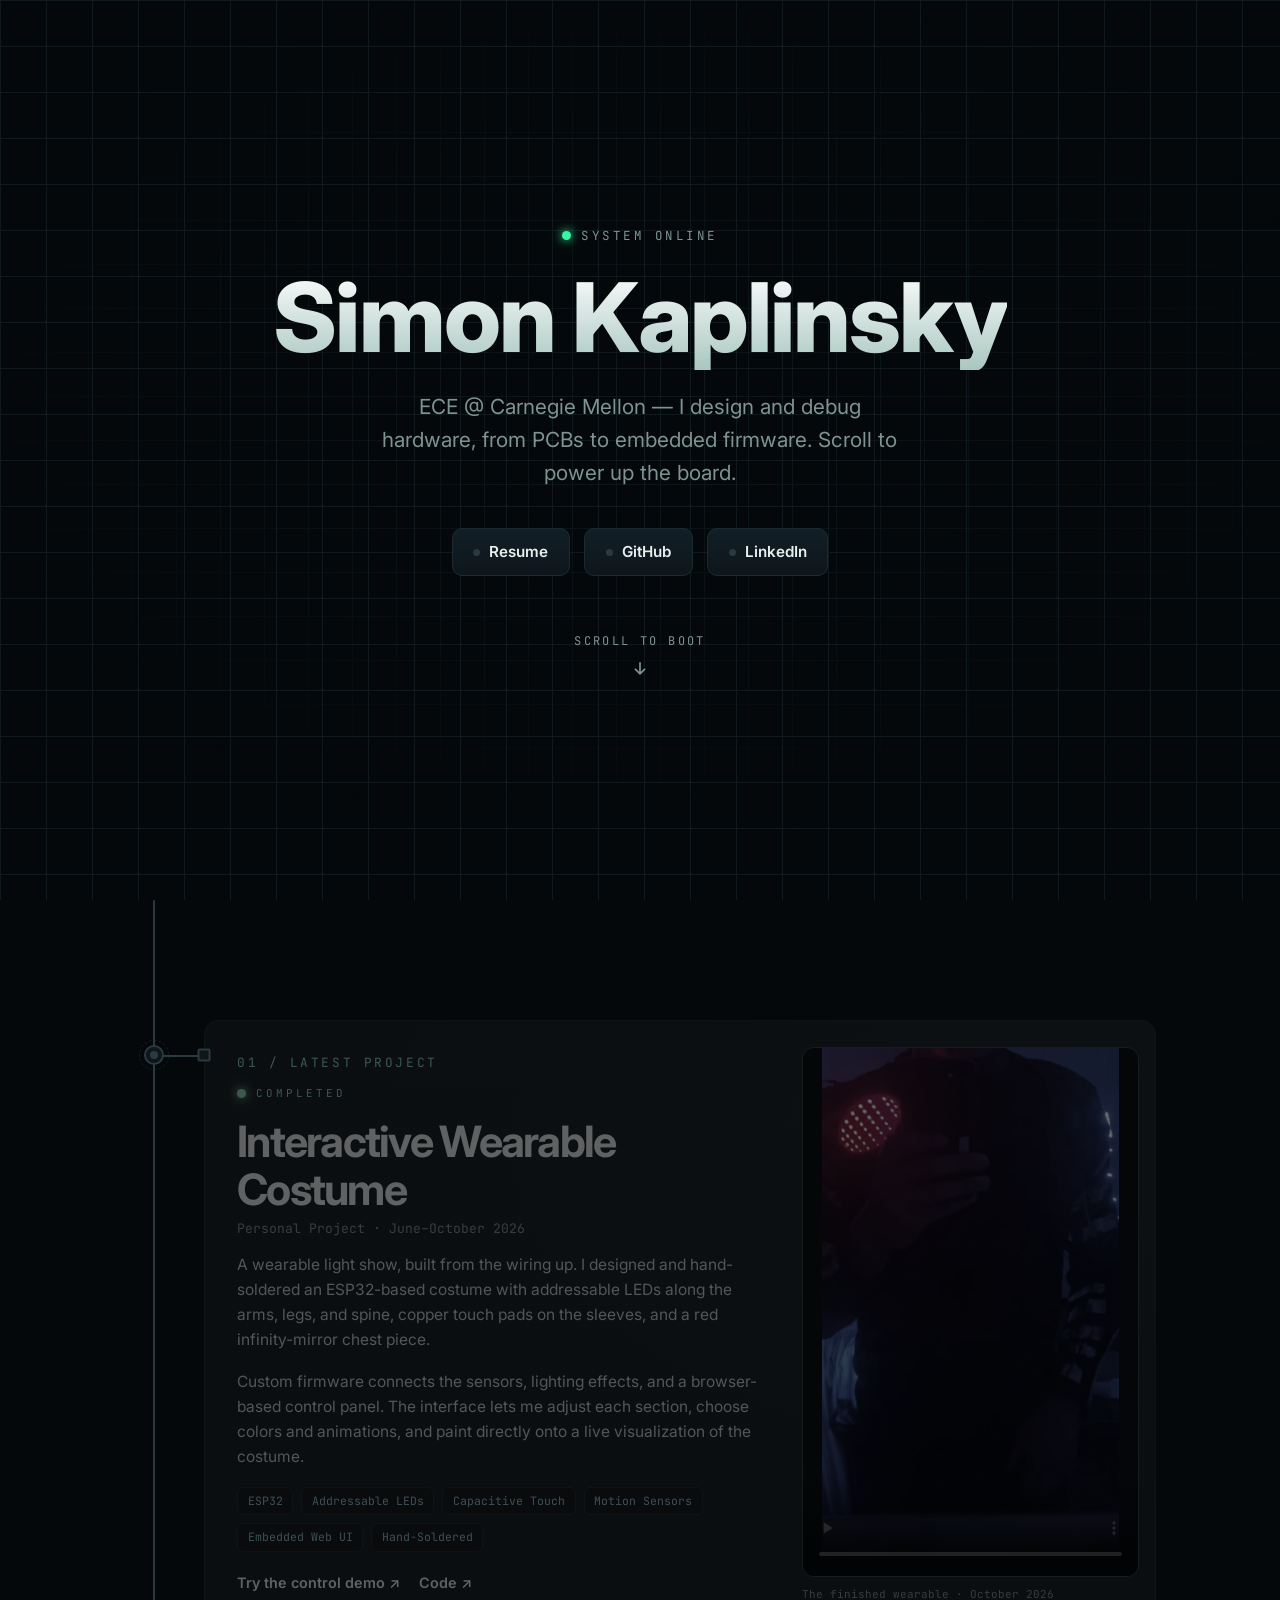
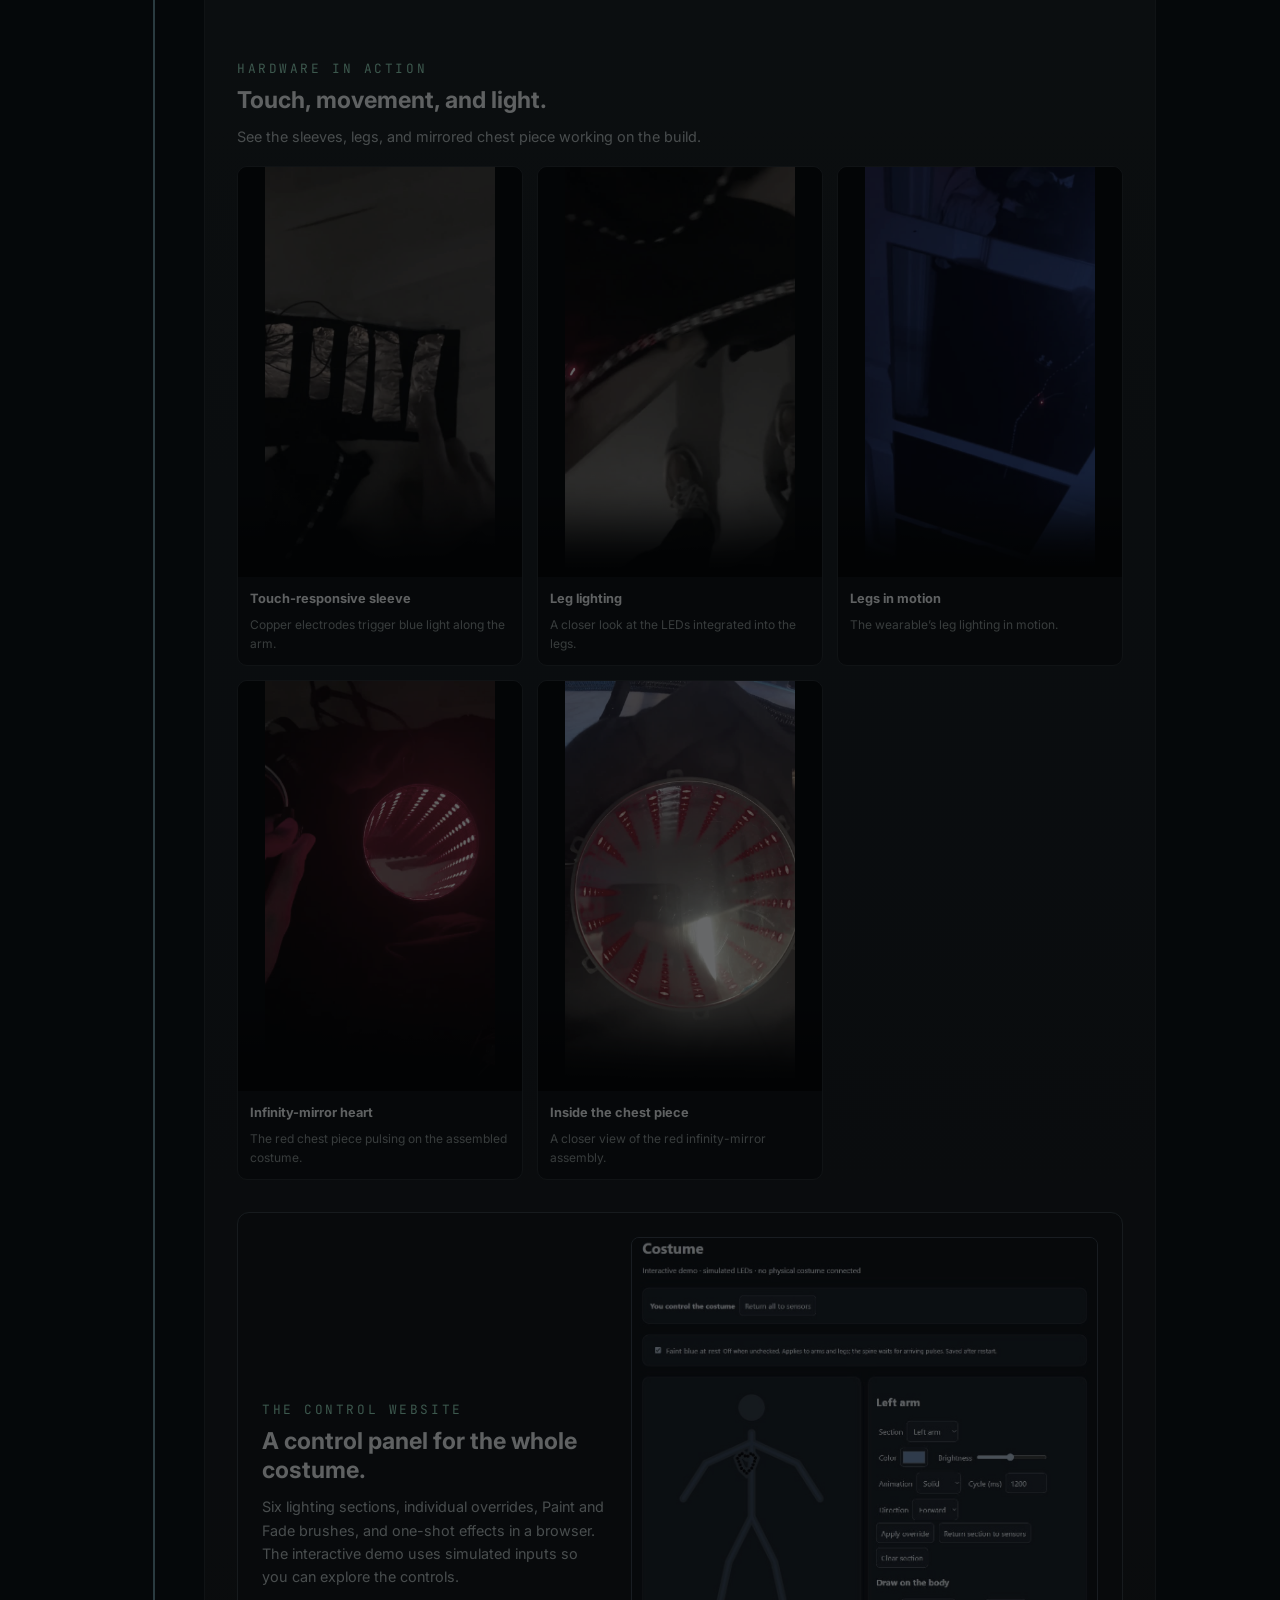
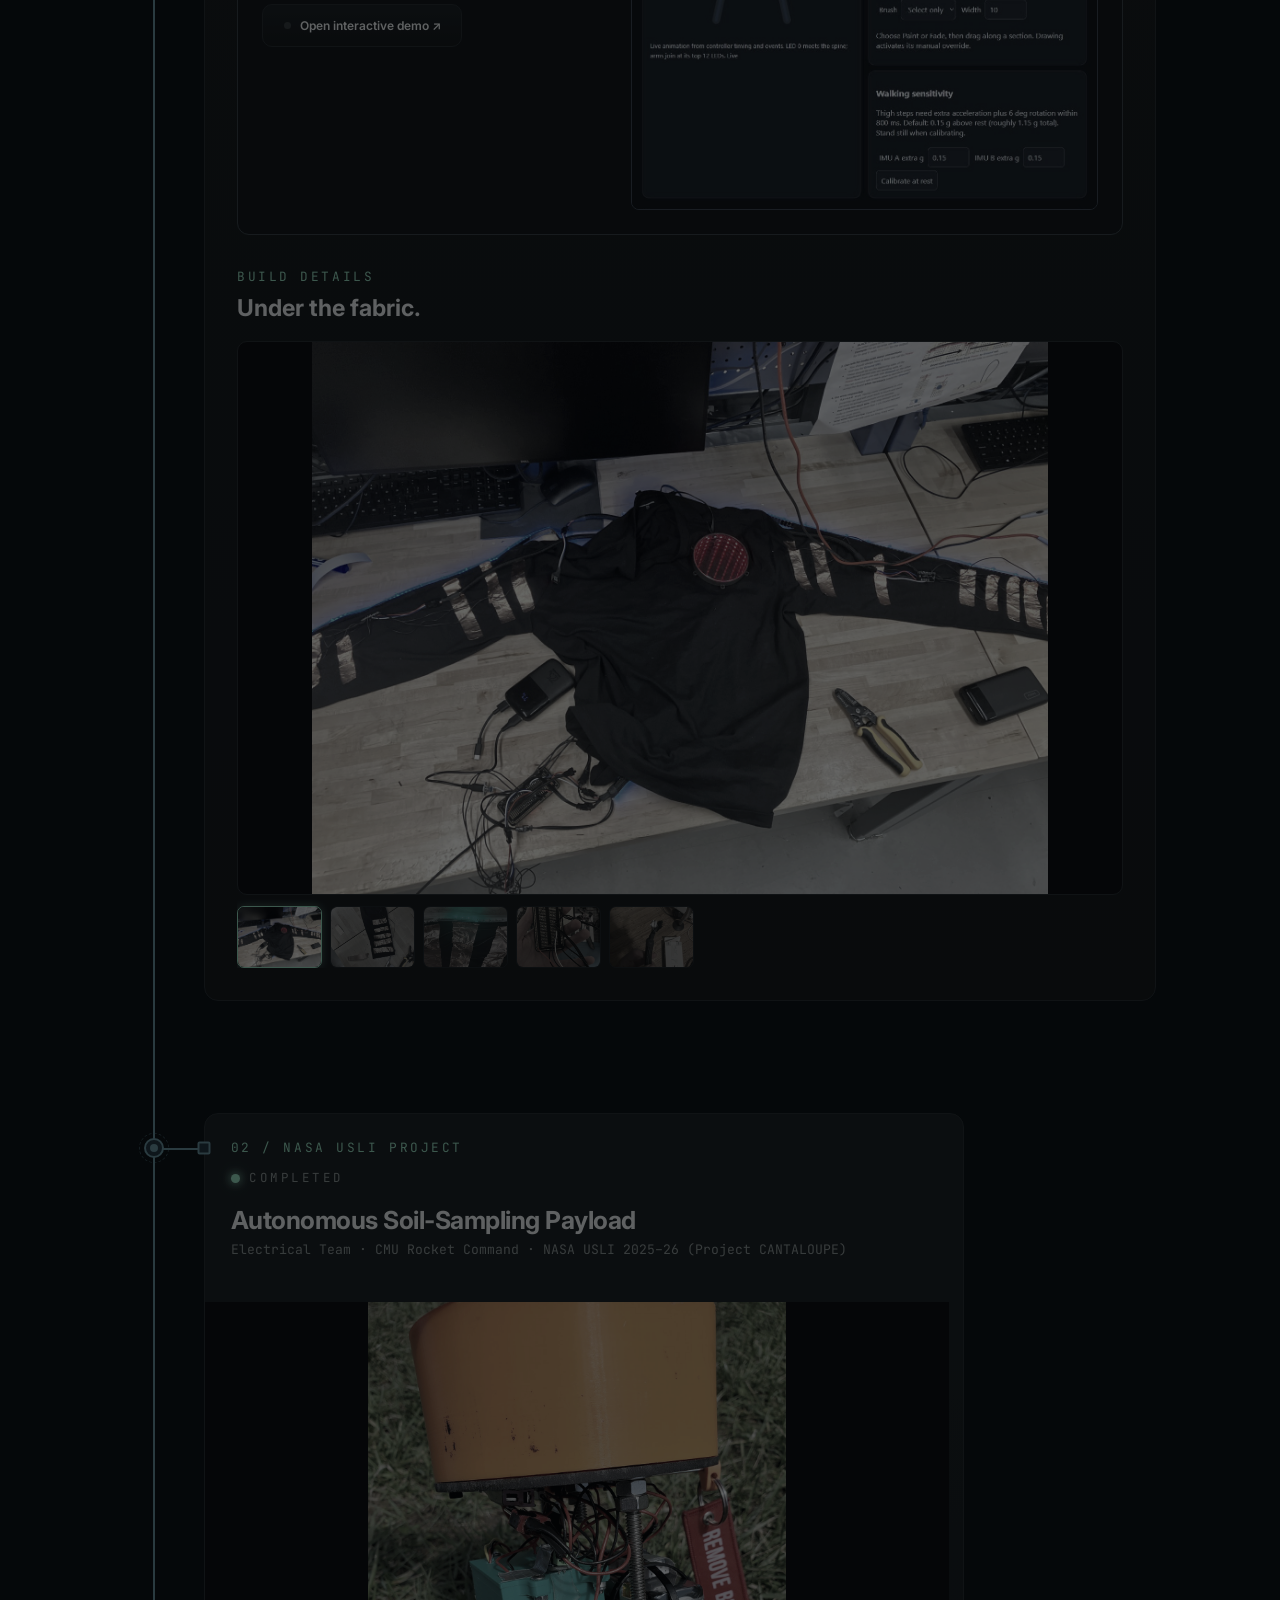
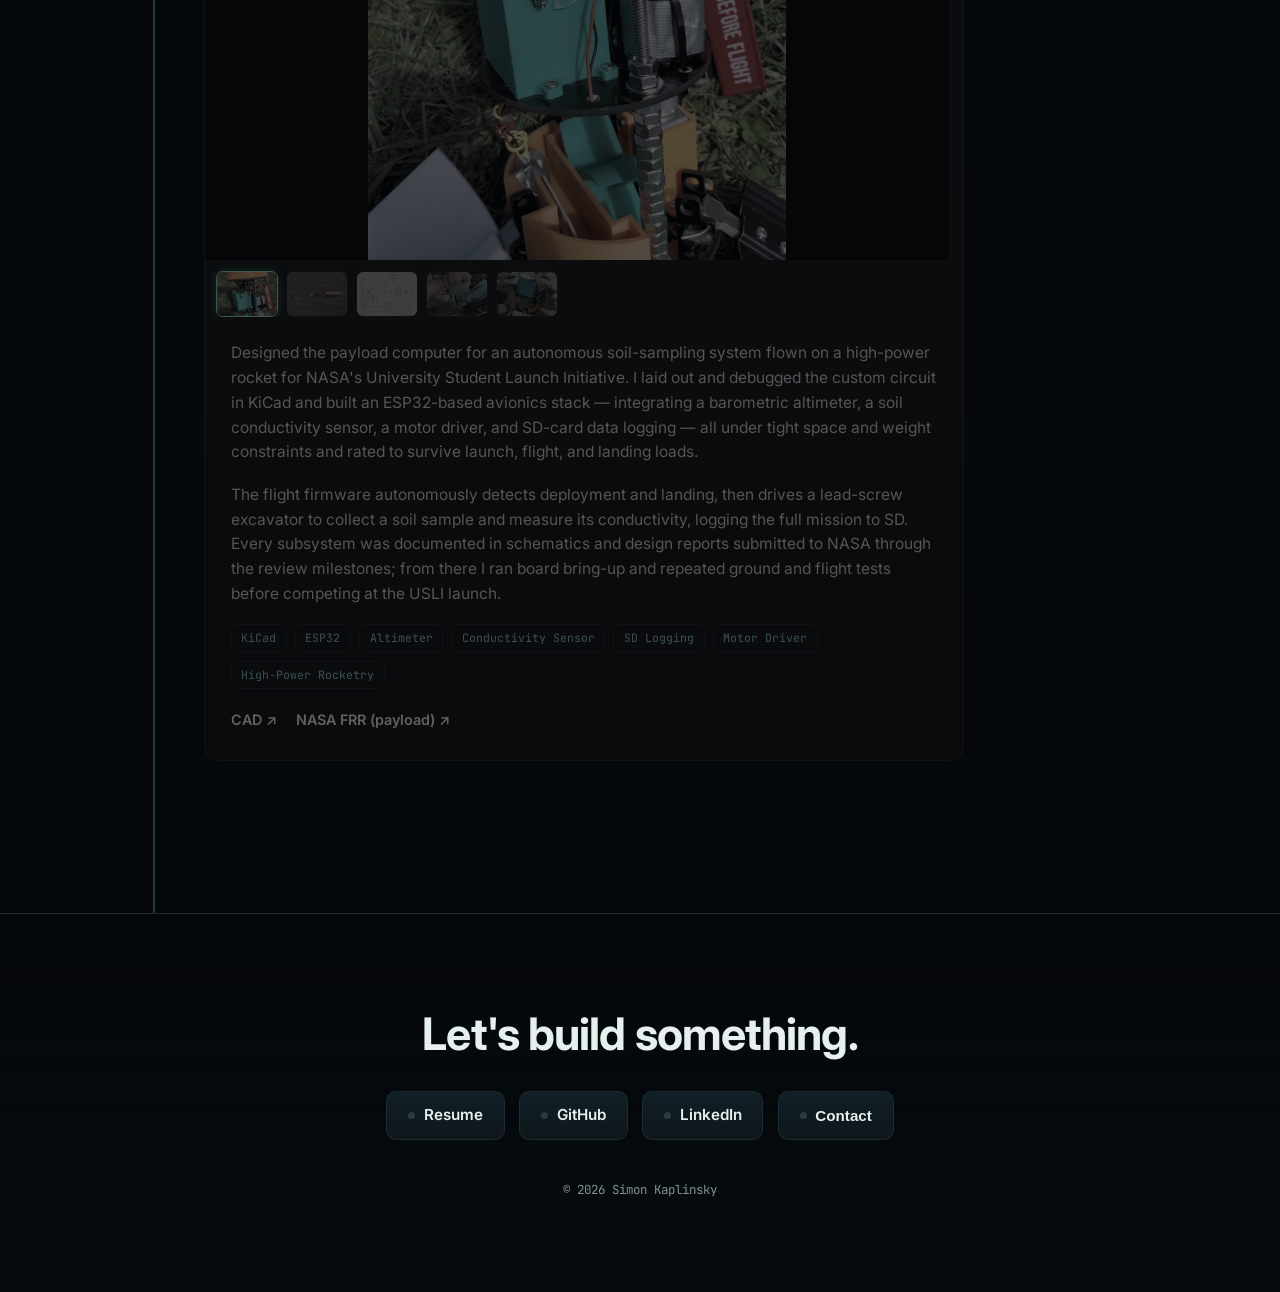
<file: index.html>
<!DOCTYPE html>
<html lang="en">
<head>
  <meta charset="UTF-8" />
  <meta name="viewport" content="width=device-width, initial-scale=1.0" />
  <title>Simon Kaplinsky — Projects</title>
  <meta name="description" content="Simon Kaplinsky — ECE @ Carnegie Mellon. Hardware, PCB, and embedded projects on a living circuit board." />
  <link rel="preconnect" href="https://fonts.googleapis.com" />
  <link rel="preconnect" href="https://fonts.gstatic.com" crossorigin />
  <link href="https://fonts.googleapis.com/css2?family=JetBrains+Mono:wght@400;600;700&family=Inter:wght@400;500;600;700;800&display=swap" rel="stylesheet" />
  <link rel="stylesheet" href="css/styles.css?v=13" />
</head>
<body>
  <!-- PCB-style background: fine grid + via dots, fixed behind all content -->
  <div class="pcb-bg" aria-hidden="true"></div>

  <!-- Scroll progress LED bar -->
  <div class="progress" aria-hidden="true"><span></span></div>

  <!-- ================= HERO ================= -->
  <header class="hero" id="top">
    <div class="hero-grid" aria-hidden="true"></div>
    <div class="hero-inner">
      <p class="kicker"><span class="led"></span> SYSTEM ONLINE</p>
      <h1>Simon Kaplinsky</h1>
      <p class="tagline">ECE @ Carnegie Mellon — I design and debug hardware, from PCBs to embedded firmware. Scroll to power up the board.</p>

      <nav class="links" aria-label="Primary links">
        <a class="chip-link" href="assets/resume.pdf" target="_blank" rel="noopener">
          <span class="dot"></span> Resume
        </a>
        <a class="chip-link" href="https://github.com/omnath132" target="_blank" rel="noopener">
          <span class="dot"></span> GitHub
        </a>
        <a class="chip-link" href="https://www.linkedin.com/in/simon-kaplinsky/" target="_blank" rel="noopener">
          <span class="dot"></span> LinkedIn
        </a>
      </nav>

      <a class="scroll-cue" href="#projects">
        <span>scroll to boot</span>
        <svg width="20" height="20" viewBox="0 0 24 24" fill="none" stroke="currentColor" stroke-width="2"><path d="M12 5v14M6 13l6 6 6-6"/></svg>
      </a>
    </div>
  </header>

  <!-- ================= PROJECTS ================= -->
  <main id="projects">

    <!-- power rail: spans only the projects, so it never crosses the hero or footer text -->
    <div class="rail-line" aria-hidden="true"><span class="rail-fill"></span></div>

    <!-- ---------- PROJECT (duplicate a block like this to add more) ---------- -->
    <section class="project costume-project" id="costume" data-side="left">
      <div class="node" aria-hidden="true"><span class="node-led"></span></div>
      <article class="card">
        <div class="costume-lead">
          <div class="card-body">
            <p class="card-index">01 / LATEST PROJECT</p>
            <p class="kicker"><span class="led"></span> COMPLETED</p>
            <h2>Interactive Wearable Costume</h2>
            <p class="card-role">Personal Project · June&ndash;October 2026</p>
            <p class="card-desc">A wearable light show, built from the wiring up. I designed and hand-soldered an ESP32-based costume with addressable LEDs along the arms, legs, and spine, copper touch pads on the sleeves, and a red infinity-mirror chest piece.</p>
            <p class="card-desc">Custom firmware connects the sensors, lighting effects, and a browser-based control panel. The interface lets me adjust each section, choose colors and animations, and paint directly onto a live visualization of the costume.</p>
            <ul class="tags"><li>ESP32</li><li>Addressable LEDs</li><li>Capacitive Touch</li><li>Motion Sensors</li><li>Embedded Web UI</li><li>Hand-Soldered</li></ul>
            <div class="card-links"><a href="costume-control.html">Try the control demo ↗</a><a href="https://github.com/omnath132/interactive-wearable-costume" target="_blank" rel="noopener">Code ↗</a></div>
          </div>
          <figure class="finished-video"><video controls playsinline loop preload="metadata" poster="assets/costume-finished.jpg"><source src="assets/costume-finished.mp4" type="video/mp4" /></video><figcaption>The finished wearable · October 2026</figcaption></figure>
        </div>
        <div class="costume-detail">
          <div class="showcase-heading"><p class="card-index">HARDWARE IN ACTION</p><h3>Touch, movement, and light.</h3><p>See the sleeves, legs, and mirrored chest piece working on the build.</p></div>
          <div class="costume-clips"><figure><video controls playsinline preload="none" poster="assets/costume-touch-demo.jpg"><source src="assets/costume-touch-demo.mp4" type="video/mp4" /></video><figcaption><strong>Touch-responsive sleeve</strong><span>Copper electrodes trigger blue light along the arm.</span></figcaption></figure><figure><video controls playsinline preload="none" poster="assets/costume-leg-demo.jpg"><source src="assets/costume-leg-demo.mp4" type="video/mp4" /></video><figcaption><strong>Leg lighting</strong><span>A closer look at the LEDs integrated into the legs.</span></figcaption></figure><figure><video controls playsinline preload="none" poster="assets/costume-walking-demo.jpg"><source src="assets/costume-walking-demo.mp4" type="video/mp4" /></video><figcaption><strong>Legs in motion</strong><span>The wearable’s leg lighting in motion.</span></figcaption></figure><figure><video controls playsinline preload="none" poster="assets/costume-heart-demo.jpg"><source src="assets/costume-heart-demo.mp4" type="video/mp4" /></video><figcaption><strong>Infinity-mirror heart</strong><span>The red chest piece pulsing on the assembled costume.</span></figcaption></figure><figure><video controls playsinline preload="none" poster="assets/costume-mirror-demo.jpg"><source src="assets/costume-mirror-demo.mp4" type="video/mp4" /></video><figcaption><strong>Inside the chest piece</strong><span>A closer view of the red infinity-mirror assembly.</span></figcaption></figure></div>
          <div class="control-showcase"><div><p class="card-index">THE CONTROL WEBSITE</p><h3>A control panel for the whole costume.</h3><p>Six lighting sections, individual overrides, Paint and Fade brushes, and one-shot effects in a browser. The interactive demo uses simulated inputs so you can explore the controls.</p><a class="chip-link" href="costume-control.html"><span class="dot"></span> Open interactive demo ↗</a></div><a class="control-image" href="costume-control.html" aria-label="Try the costume control website"><img src="assets/costume-control.jpg" alt="Costume control website with a body-shaped LED visualization, section settings, and paint controls" loading="lazy" /></a></div>
          <div class="showcase-heading"><p class="card-index">BUILD DETAILS</p><h3>Under the fabric.</h3></div>
          <div class="card-media"><img class="main-img" src="assets/costume-assembled.jpg" alt="Assembled costume with wired sleeves, copper touch pads, and mirrored chest piece" loading="lazy" /></div>
          <div class="gallery" role="group" aria-label="Costume build gallery"><button class="thumb is-active" type="button"><img src="assets/costume-assembled.jpg" alt="Assembled costume with wired sleeves, copper touch pads, and mirrored chest piece" loading="lazy" /></button><button class="thumb" type="button"><img src="assets/costume-touch-pads.jpg" alt="Copper-foil touch electrodes attached along a sleeve" loading="lazy" /></button><button class="thumb" type="button"><img src="assets/costume-touch-lit.jpg" alt="Copper touch pads alongside an illuminated LED strip" loading="lazy" /></button><button class="thumb" type="button"><img src="assets/costume-protoboard.jpg" alt="Hand-soldered electronics for the costume" loading="lazy" /></button><button class="thumb" type="button"><img src="assets/costume-sleeving.jpg" alt="Braided sleeving protecting the wiring harness" loading="lazy" /></button></div>
        </div>
      </article>
    </section>

    <section class="project" id="payload" data-side="right">
      <div class="node" aria-hidden="true"><span class="node-led"></span></div>
      <article class="card">
        <header class="card-body">
          <p class="card-index">02 / NASA USLI PROJECT</p>
          <p class="kicker"><span class="led"></span> COMPLETED</p>
          <h2>Autonomous Soil-Sampling Payload</h2>
          <p class="card-role">Electrical Team · CMU Rocket Command · NASA USLI 2025&ndash;26 (Project CANTALOUPE)</p>
        </header>
        <div class="card-media">
          <img class="main-img" src="assets/payload-assembled.jpg"
               alt="NASA USLI payload avionics bay: battery box, geared motor, and lead screw under the orange body tube"
               loading="lazy" />
        </div>
        <!-- Thumbnail gallery: clicking a thumb swaps the main image above -->
        <div class="gallery" role="group" aria-label="Project gallery">
          <button class="thumb is-active" type="button">
            <img src="assets/payload-assembled.jpg" alt="Assembled avionics bay with wiring and remove-before-flight tag" loading="lazy" />
          </button>
          <button class="thumb" type="button">
            <img src="assets/payload-recovered.jpg" alt="Payload recovered in the field after a tethered nosecone separation" loading="lazy" />
          </button>
          <button class="thumb" type="button">
            <img src="assets/payload-wiring.png" alt="Wiring diagram: ESP32, altimeter, conductivity probe, SD card, relay, and motor" loading="lazy" />
          </button>
          <button class="thumb" type="button">
            <img src="assets/payload-board.jpg" alt="Custom protoboard with soldered sensor breakout" loading="lazy" />
          </button>
          <button class="thumb" type="button">
            <img src="assets/payload-assembly.jpg" alt="Bench assembly and arming-switch wiring during integration" loading="lazy" />
          </button>
        </div>
        <div class="card-body">
          <p class="card-desc">
            Designed the payload computer for an autonomous soil-sampling system
            flown on a high-power rocket for NASA's University Student Launch
            Initiative. I laid out and debugged the custom circuit in KiCad and
            built an ESP32-based avionics stack &mdash; integrating a barometric
            altimeter, a soil conductivity sensor, a motor driver, and SD-card
            data logging &mdash; all under tight space and weight constraints and
            rated to survive launch, flight, and landing loads.
          </p>
          <p class="card-desc">
            The flight firmware autonomously detects deployment and landing, then
            drives a lead-screw excavator to collect a soil sample and measure its
            conductivity, logging the full mission to SD. Every subsystem was
            documented in schematics and design reports submitted to NASA through
            the review milestones; from there I ran board bring-up and repeated
            ground and flight tests before competing at the USLI launch.
          </p>
          <ul class="tags">
            <li>KiCad</li><li>ESP32</li><li>Altimeter</li><li>Conductivity Sensor</li><li>SD Logging</li><li>Motor Driver</li><li>High-Power Rocketry</li>
          </ul>
          <div class="card-links">
            <a href="https://github.com/carnegie-mellon-rocket-command/payload-hw26-usli" target="_blank" rel="noopener">CAD ↗</a>
            <a href="assets/payload-frr-excerpt.pdf" target="_blank" rel="noopener">NASA FRR (payload) ↗</a>
          </div>
        </div>
      </article>
    </section>

  </main>

  <!-- ================= FOOTER ================= -->
  <footer class="footer">
    <div class="footer-inner">
      <h2>Let's build something.</h2>
      <nav class="links" aria-label="Footer links">
        <a class="chip-link" href="assets/resume.pdf" target="_blank" rel="noopener"><span class="dot"></span> Resume</a>
        <a class="chip-link" href="https://github.com/omnath132" target="_blank" rel="noopener"><span class="dot"></span> GitHub</a>
        <a class="chip-link" href="https://www.linkedin.com/in/simon-kaplinsky/" target="_blank" rel="noopener"><span class="dot"></span> LinkedIn</a>
        <button class="chip-link" id="contact-btn" type="button"><span class="dot"></span> Contact</button>
      </nav>
      <p class="copyright">© <span id="year"></span> Simon Kaplinsky</p>
    </div>
  </footer>

  <!-- lightbox: click any photo to view it full-size -->
  <div class="lightbox" id="lightbox" hidden>
    <button class="lb-close" aria-label="Close (Esc)">✕</button>
    <button class="lb-nav lb-prev" aria-label="Previous image">‹</button>
    <button class="lb-nav lb-next" aria-label="Next image">›</button>
    <div class="lb-scroll"><img class="lb-img" alt="" /></div>
  </div>

  <!-- contact modal: copy email, or compose a message that opens your mail app -->
  <div class="contact-modal" id="contact-modal" hidden>
    <div class="cm-panel">
      <button class="cm-close" aria-label="Close (Esc)">✕</button>
      <p class="kicker"><span class="led"></span> CONTACT</p>
      <h3>Get in touch</h3>

      <div class="cm-email-row">
        <code id="cm-email">skaplins@andrew.cmu.edu</code>
        <button class="cm-copy" type="button">Copy</button>
      </div>

      <p class="cm-divider"><span>or send a message</span></p>

      <form id="cm-form">
        <label class="cm-field">
          <span>Your name</span>
          <input type="text" name="name" autocomplete="name" />
        </label>
        <label class="cm-field">
          <span>Your email</span>
          <input type="email" name="replyTo" autocomplete="email" required />
        </label>
        <label class="cm-field">
          <span>Message</span>
          <textarea name="message" rows="4" required></textarea>
        </label>
        <button class="cm-submit" type="submit">Open in email app ↗</button>
        <p class="cm-note">This drafts the message in your own email app — nothing is sent from this site.</p>
      </form>
    </div>
  </div>

  <script src="js/main.js?v=5"></script>
</body>
</html>
</file>
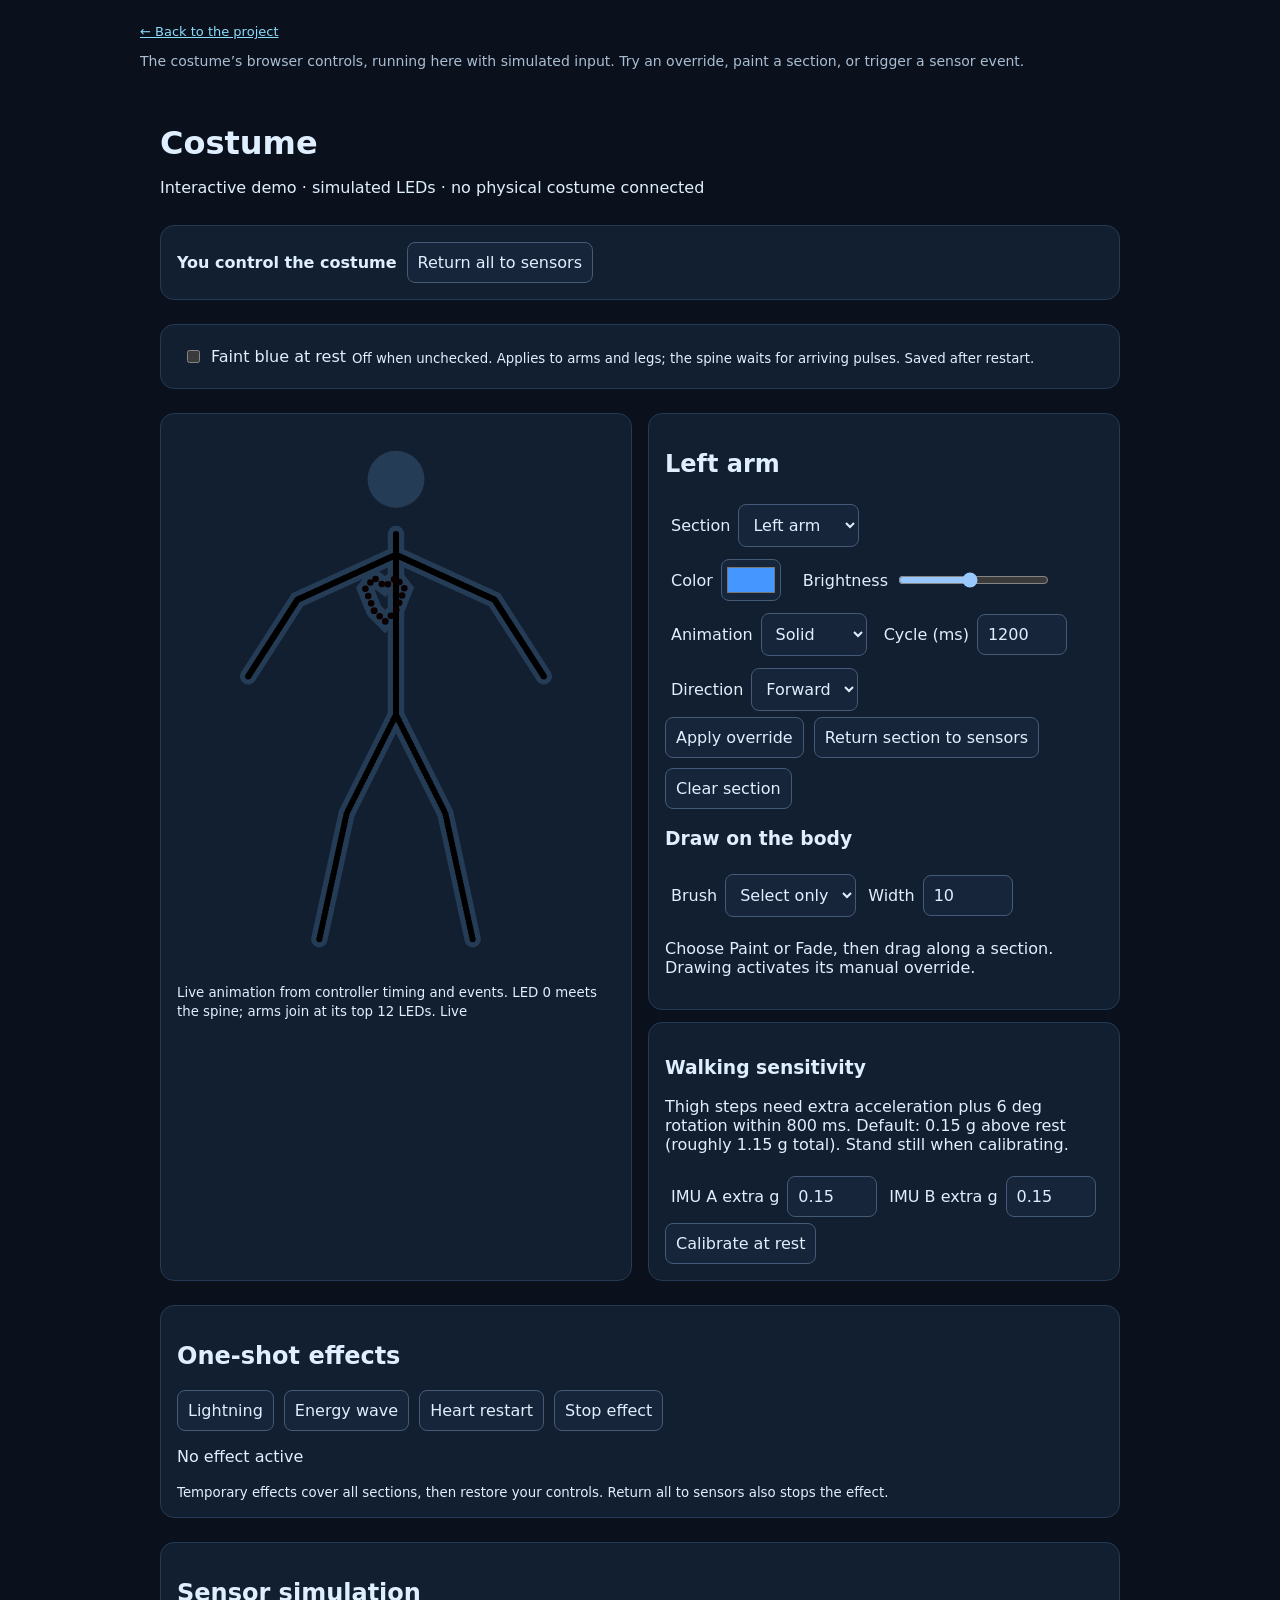
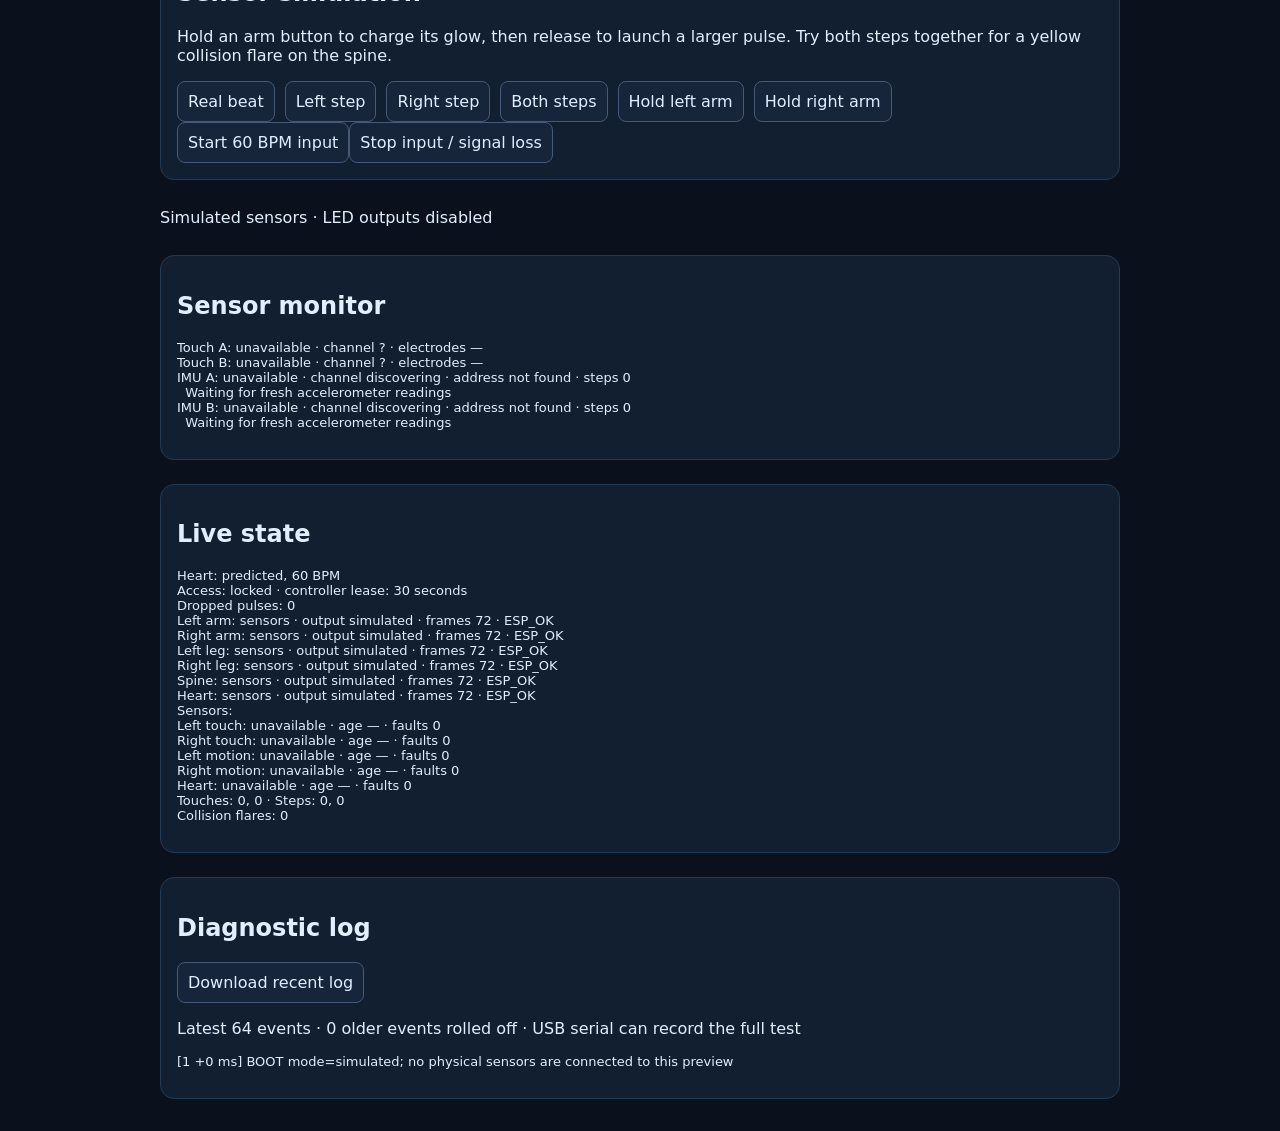
<file: costume-control.html>
<!doctype html><html lang="en"><head><meta charset="utf-8"><meta name="viewport" content="width=device-width,initial-scale=1"><title>Costume control demo · Simon Kaplinsky</title><style>html{background:#0b111c}body{margin:0;font-family:system-ui,sans-serif}#costume-preview{margin:0 auto;box-sizing:border-box;max-width:1080px}#costume-preview *{box-sizing:border-box}a{color:#8bdcfc}.demo-nav{max-width:1040px;margin:auto;padding:24px 20px 0;font:13px system-ui}.demo-note{color:#a9bdd2;font-size:14px}#costume-preview h1{margin-bottom:8px}#costume-preview #message:empty{display:none}#costume-preview #ownerPanel,#costume-preview #logout,#costume-preview #claim{display:none}#costume-preview main{display:flex;flex-direction:column}#costume-preview .layout{order:0}#costume-preview main>section:has(#sensorMonitor){order:4}#costume-preview main>#mode{order:4}#costume-preview main>section:has(#status),#costume-preview main>section:has(#diagnosticLog){order:5}#costume-preview #simulation{order:2}#costume-preview main>section:has(#lightning){order:1}#costume-preview main>.panel.row{order:-2}#costume-preview main>section:has(#idleGlow){order:-1}#costume-preview .panel{border:1px solid #243a54}#costume-preview button:focus-visible{outline:2px solid #8bdcfc;outline-offset:3px}@media(max-width:650px){#costume-preview{padding:14px}#costume-preview label{flex-wrap:wrap}#costume-preview input[type=range]{max-width:150px}}</style><style>#costume-preview .layout>*{min-width:0}#costume-preview pre{overflow-wrap:anywhere}#costume-preview button{white-space:normal}#costume-preview label{max-width:100%}@media(max-width:760px){#costume-preview .layout{grid-template-columns:minmax(0,1fr)}#costume-preview label{flex-wrap:wrap}#costume-preview svg{height:400px}#costume-preview input[type=range]{max-width:140px}}</style></head><body><nav class="demo-nav"><a href="index.html#costume">← Back to the project</a><p class="demo-note">The costume’s browser controls, running here with simulated input. Try an override, paint a section, or trigger a sensor event.</p></nav><div id="costume-preview">


<style>
#costume-preview{color-scheme:dark}*{box-sizing:border-box}#costume-preview{font:16px system-ui;margin:auto;max-width:1000px;padding:20px;background:#0b111c;color:#e0efff}button,input,select{font:inherit;padding:10px;border:1px solid #455a76;border-radius:8px;background:#17253a;color:inherit}button{cursor:pointer}button:hover{background:#2a4569}button:disabled{opacity:.4;cursor:default}label{display:inline-flex;align-items:center;gap:8px;margin:6px}input[type=number]{width:90px}input[type=color]{padding:3px;width:60px;height:42px}.panel{background:#121f30;border-radius:14px;padding:16px;margin:12px 0}.row{display:flex;flex-wrap:wrap;gap:10px;align-items:center}.layout{display:grid;grid-template-columns:minmax(240px,1fr) minmax(260px,1fr);gap:16px}svg{width:100%;max-height:650px;touch-action:none;user-select:none}polyline{fill:none;stroke:#253c56;stroke-width:15;stroke-linecap:round}circle.pixel{pointer-events:none}#message{min-height:25px;color:#a9d8ff}pre{white-space:pre-wrap;font:13px system-ui}[hidden]{display:none!important}@media(max-width:650px){.layout{grid-template-columns:1fr}svg{height:400px}}
</style><h1>Costume</h1><p>Interactive demo · simulated LEDs · no physical costume connected</p><p id="message" role="status"></p>
<section id="gate" class="panel"><h2>Access</h2><form id="login"><label>Owner password <input id="password" type="password" required autocomplete="current-password"></label><button>Sign in</button></form><button id="visitor" hidden>Enter as visitor</button></section>
<main id="main" hidden>
<div class="panel row"><strong id="ownership"></strong><button id="claim">Claim control</button><button id="logout">Sign out</button><button id="all" data-control>Return all to sensors</button></div>
<section class="panel"><label><input id="idleGlow" type="checkbox" data-control> Faint blue at rest</label><small>Off when unchecked. Applies to arms and legs; the spine waits for arriving pulses. Saved after restart.</small></section><p id="mode"></p><section class="panel"><h2>Sensor monitor</h2><pre id="sensorMonitor" aria-live="polite"></pre></section><div class="layout"><div class="panel"><svg id="body" viewBox="0 0 400 500" aria-label="Costume LED sections">
<circle cx="200" cy="45" r="26" fill="#253c56"/>
<polyline data-section="0" points="65,225 110,155 200,114"/>
<polyline data-section="1" points="335,225 290,155 200,114"/>
<polyline data-section="2" points="130,465 155,350 200,260"/>
<polyline data-section="3" points="270,465 245,350 200,260"/>
<polyline data-section="4" points="200,260 200,180 200,95"/>
<polyline data-section="5" points="180,165 172,145 180,135 190,143 200,135 208,145 200,165 190,175 180,165"/>
<g id="pixels"></g></svg><small>Live animation from controller timing and events. LED 0 meets the spine; arms join at its top 12 LEDs. <span id="visualSync" role="status"></span></small></div>
<div><section class="panel"><h2 id="sectionTitle">Left arm</h2><label>Section <select id="section"></select></label>
<div class="row"><label>Color <input id="color" type="color" value="#4696ff"></label><label>Brightness <input id="bright" type="range" min="0" max="255" value="120"></label></div>
<label>Animation <select id="pattern"><option value="0">Solid</option><option value="1">Breathe</option><option value="2">Chase</option></select></label>
<label>Cycle (ms) <input id="speed" type="number" min="100" max="10000" value="1200"></label>
<label>Direction <select id="direction"><option value="0">Forward</option><option value="1">Reverse</option></select></label>
<div class="row"><button id="apply" data-control>Apply override</button><button id="return" data-control>Return section to sensors</button><button id="clear" data-control>Clear section</button></div>
<h3>Draw on the body</h3><label>Brush <select id="brushMode"><option value="select">Select only</option><option value="paint">Paint</option><option value="fade">Fade trail</option></select></label><label>Width <input id="width" type="number" min="1" max="96" value="10"></label><p>Choose Paint or Fade, then drag along a section. Drawing activates its manual override.</p></section>
<section id="ownerPanel" class="panel" hidden><h3>Owner access</h3><button id="open">Open visitor access</button><button id="lock">Lock visitor access</button></section>
<section class="panel"><h3>Walking sensitivity</h3><p>Thigh steps need extra acceleration plus 6 deg rotation within 800 ms. Default: 0.15 g above rest (roughly 1.15 g total). Stand still when calibrating.</p><label>IMU A extra g <input id="leftSensitivity" type="number" value="0.15" min="0.03" max="2" step="0.01"></label><label>IMU B extra g <input id="rightSensitivity" type="number" value="0.15" min="0.03" max="2" step="0.01"></label><button id="calibrate" data-control>Calibrate at rest</button></section></div></div>
<section class="panel"><h2>One-shot effects</h2><div class="row"><button id="lightning" data-control>Lightning</button><button id="energyWave" data-control>Energy wave</button><button id="heartRestart" data-control>Heart restart</button><button id="stopEffect" data-control>Stop effect</button></div><p id="effectStatus" role="status">No effect active</p><small>Temporary effects cover all sections, then restore your controls. Return all to sensors also stops the effect.</small></section>
<section id="simulation" class="panel" hidden><h2>Sensor simulation</h2><p>Hold an arm button to charge its glow, then release to launch a larger pulse. Try both steps together for a yellow collision flare on the spine.</p><div class="row"><button id="beat" data-control>Real beat</button><button id="leftStep" data-control>Left step</button><button id="rightStep" data-control>Right step</button><button id="bothSteps" data-control>Both steps</button><button id="leftTouch" data-control>Hold left arm</button><button id="rightTouch" data-control>Hold right arm</button></div><button id="autoBeat" data-control>Start 60 BPM input</button><button id="loss" data-control>Stop input / signal loss</button></section>
<section class="panel"><h2>Live state</h2><pre id="status"></pre></section>
<section class="panel"><h2>Diagnostic log</h2><button id="downloadLog">Download recent log</button><p id="logInfo"></p><pre id="diagnosticLog" aria-label="Recent diagnostic events"></pre></section></main>
<script>(()=>{const root=window.document.getElementById('costume-preview');const document={getElementById:id=>root.querySelector('#'+id),querySelector:s=>root.querySelector(s),querySelectorAll:s=>root.querySelectorAll(s),createElementNS:(...args)=>window.document.createElementNS(...args),get hidden(){return window.document.hidden;}};const previewAPI=(()=>{const lengths=[118,124,70,70,97,18],names=['Left arm','Right arm','Left leg','Right leg','Spine','Heart'];
const sections=names.map((name,s)=>({name,manual:false,color:'#4696ff',brightness:120,pattern:0,speed:1200,reverse:false,tx:'simulated',frames:0,error:'ESP_OK',pixels:Array(lengths[s]).fill('#000000')}));
const paint=lengths.map(n=>Array(n).fill(null)),touch=[0,0],steps=[0,0],valid=[true,true],pulses=[],flares=[],heldAt=[Array(12).fill(0),Array(12).fill(0)];
const sessions=new Map();let open=false,controller=null,lease=0,flash=-100000,lastReal=-100000,anchor=null,period=0,nextBeat=0,intervals=[],dropped=0,collisions=0,pulseID=0,shot=0,shotAt=0;
const start=Date.now(),now=()=>Date.now()-start;
const diagnosticEntries=[];let diagnosticSequence=1,diagnosticOverwritten=0;
function record(t,message){diagnosticEntries.push({sequence:diagnosticSequence++,ms:t,message});if(diagnosticEntries.length>64){diagnosticEntries.shift();diagnosticOverwritten++;}}
record(0,'BOOT mode=simulated; no physical sensors are connected to this preview');
const clamp=v=>Math.max(0,Math.min(160,Math.round(v))),rgb=s=>s.match(/[a-f\d]{2}/gi).map(n=>parseInt(n,16)),hex=c=>'#'+c.map(v=>clamp(v).toString(16).padStart(2,'0')).join('');
function beat(t){if(anchor!==null){const dt=t-anchor;if(dt<333)return;if(dt>1714){anchor=t;return;}if(period&&(dt<period*.65||dt>period*1.35)){anchor=t;return;}intervals.push(dt);if(intervals.length>4)intervals.shift();if(intervals.length===4)period=intervals.reduce((a,b)=>a+b)/4;}anchor=t;lastReal=t;if(t-flash>140)flash=t;if(period)nextBeat=t+period;}
const charge=(arm,e,t)=>Math.max(0,Math.min(1,(t-heldAt[arm][e])/2500));
function launch(s,pos,t,energy=0){if(sections[s].manual)return;if(pulses.length>=24){dropped++;return;}pulses.push({s,pos,t,energy,id:++pulseID,hit:new Set()});}
function touchEvent(s,mask,t){
 if(valid[s])for(let e=0;e<12;e++)if((touch[s]&~mask)&(1<<e)){record(t,`TOUCH_UP source=simulated arm=${s?'right':'left'} electrode=${e} held_ms=${t-heldAt[s][e]}`);launch(s,Math.floor(e*lengths[s]/12),t,charge(s,e,t));}
 for(let e=0;e<12;e++)if((mask&(1<<e))&&(!valid[s]||!(touch[s]&(1<<e)))){heldAt[s][e]=t;record(t,`TOUCH_DOWN source=simulated arm=${s?'right':'left'} electrode=${e} mask=0x${mask.toString(16).padStart(3,'0')}`);}
 touch[s]=mask;valid[s]=true;
}
function stepEvent(s,t){steps[s]++;launch(s+2,0,t,.35);record(t,`STEP source=simulated leg=${s?'right':'left'}`);}
function back(s){sections[s].manual=false;paint[s].fill(null);for(let i=pulses.length-1;i>=0;i--)if(s===4||pulses[i].s===s)pulses.splice(i,1);if(s===4)flares.length=0;}
function oneShot(effect,t){shot=effect;shotAt=t;record(t,`ONE_SHOT effect=${effect}`);}
function render(){const t=now();if(period&&t>=nextBeat){nextBeat=t+period;if(t-flash>140)flash=t;}
 const breath=idleGlow ? .025+.075*(.5-.5*Math.cos((t%4500)/4500*2*Math.PI)) : 0;
 const pixels=lengths.map((n,s)=>Array.from({length:n},()=>s===5?[0,0,0]:[45,120,160].map(v=>Math.floor(v*breath))));
 const age=t-flash,heart=age<140?10+150*(1-age/140):age>=180&&age<320?10+85*(1-(age-180)/140):10;
 pixels[5].forEach(c=>c[0]=heart);
 const add=(s,i,f)=>{if(i>=0&&i<lengths[s]&&f>0)pixels[s][i]=pixels[s][i].map((v,k)=>clamp(v+[45,120,160][k]*Math.min(1,f)));};
 for(let arm=0;arm<2;arm++)for(let e=0;e<12;e++)if(touch[arm]&(1<<e))for(let i=Math.floor(e*lengths[arm]/12);i<Math.floor((e+1)*lengths[arm]/12);i++)add(arm,i,.2+.8*charge(arm,e,t));
 for(let p=pulses.length-1;p>=0;p--){const q=pulses[p],d=q.pos+(t-q.t)*.035,j=q.s<2?40:0,radius=5+7*q.energy,gain=.5+.5*q.energy;if(d>lengths[q.s]+lengths[4]-j+radius){pulses.splice(p,1);continue;}for(let i=0;i<lengths[q.s];i++)add(q.s,i,gain*(1-Math.abs(i-d)/radius));if(d>=lengths[q.s])for(let i=0;i<lengths[4];i++)add(4,i,gain*(1-Math.abs(i-(d-lengths[q.s]+j))/radius));}
 for(let i=flares.length-1;i>=0;i--)if(t-flares[i].t>=320)flares.splice(i,1);
 if(!sections[4].manual)for(let i=0;i<pulses.length;i++)for(let j=i+1;j<pulses.length;j++){
  const a=pulses[i],b=pulses[j],da=a.pos+(t-a.t)*.035,db=b.pos+(t-b.t)*.035,ca=da-lengths[a.s]+(a.s<2?40:0),cb=db-lengths[b.s]+(b.s<2?40:0);
  if(a.s!==b.s&&!a.hit.has(b.id)&&da>=lengths[a.s]&&db>=lengths[b.s]&&ca>=0&&ca<lengths[4]&&cb>=0&&cb<lengths[4]&&Math.abs(ca-cb)<=4){a.hit.add(b.id);collisions++;if(flares.length<8)flares.push({t,center:(ca+cb)/2});else dropped++;}
 }
 for(const f of flares)for(let i=0;i<lengths[4];i++){const gain=Math.max(0,(1-(t-f.t)/320)*(1-Math.abs(i-f.center)/6));pixels[4][i]=pixels[4][i].map(v=>clamp(v+160*gain));}
 sections.forEach((s,k)=>{if(s.manual)for(let i=0;i<lengths[k];i++){
  let c=[0,0,0],f=1;if(s.pattern===3){const p=paint[k][i];if(p){f=p.fade?Math.max(0,1-(t-p.t)/2500):1;c=p.color;}}
  else{c=rgb(s.color);if(s.pattern===1)f=.5+.5*Math.sin((t%s.speed)/s.speed*2*Math.PI);if(s.pattern===2){let pos=Math.floor(t*lengths[k]/s.speed)%lengths[k];if(s.reverse)pos=lengths[k]-1-pos;f=Math.abs(i-pos)<3?1:0;}}
  pixels[k][i]=c.map(v=>v*f*s.brightness/255);
 }});
 if(shot){const age=t-shotAt,duration=shot===1?700:shot===2?2200:2400;if(age>=duration)shot=0;else for(let s=0;s<6;s++)for(let i=0;i<lengths[s];i++){
  if(shot===1){const gain=age<110?1-age/110:age>=260&&age<400?.8*(1-(age-260)/140):0;pixels[s][i]=pixels[s][i].map(v=>clamp(v+160*gain));}
  else if(shot===2){const route=s<4?i/lengths[s]*.55:s===4?.55+i/lengths[s]*.45:.82,gain=Math.max(0,1-Math.abs(route-age/duration*1.25)/.12);pixels[s][i]=pixels[s][i].map((v,k)=>clamp(v+[80,160,160][k]*gain));}
  else {let c=[0,0,0];if(s===5&&age>=900){const b=(age-900)%650,gain=age>=2200?0:b<140?1-b/140:b>=180&&b<320?.55*(1-(b-180)/140):0;c=[10+150*gain,0,0];}else if(s!==5&&age>=1900)c=[45,120,160].map(v=>v*.1*(age-1900)/500);pixels[s][i]=c;}
 }}
 sections.forEach((s,k)=>{s.pixels=pixels[k].map(hex);s.frames++;});
}
const simulationTimer=setInterval(render,20);

let authorized=true,mine=true,owner=true,idleGlow=false;
beat(0);beat(1000);beat(2000);beat(3000);beat(4000);anchor=null;lastReal=-100000;flash=-100000;nextBeat=now()+1000;
return async(path,data={})=>{
 const t=now(),op=data.op,s=Number(data.s);
 if(path==='/api/access')return {open,authorized,csrf:authorized?'preview':'entry'};
 if(path==='/api/login'){if(data.password!=='demo')throw Error('Preview password: demo');authorized=true;owner=true;return {};}
 if(path==='/api/visitor'){authorized=true;owner=false;mine=false;return {};}
 if(!authorized)throw Error('Sign in to continue');
 if(path==='/api/logs')return {overwritten:diagnosticOverwritten,entries:diagnosticEntries};
 if(path==='/api/logout'){authorized=false;mine=false;return {};}
 if(path==='/api/claim'){mine=true;return {};}
 if(path==='/api/open'){open=String(data.value)==='1';return {};}
 if(path==='/api/renew')return {};
 if(path==='/api/state'){render();return {owner,mine,controller:mine,open,simulation:true,leds:false,idleGlow,heart:{mode:t-lastReal<2500?'live':period?'predicted':'waiting',bpm:period?Math.round(60000/period):0},dropped,collisions,effect:shot,sections,sensors:['Left touch','Right touch','Left motion','Right motion','Heart'].map(name=>({name,present:false,age:null,faults:0})),touch,steps};}
 if(!mine)throw Error('Claim control first');
 if(op==='idleGlow'){idleGlow=String(data.enabled)==='1';return {};}
 if(op==='all'){oneShot(0,t);sections.forEach((_,i)=>back(i));}
 else if(op==='oneshot')oneShot(Number(data.effect),t);
 else if(op==='beat')beat(t);
 else if(op==='loss'){anchor=null;touch.fill(0);valid.fill(false);}
 else if(op==='bothSteps'){stepEvent(0,t);stepEvent(1,t);}
 else if(op==='step')stepEvent(s,t);
 else if(op==='touch')touchEvent(s,Number(data.mask)&4095,t);
 else if(op==='calibrate'){}
 else if(s>=0&&s<6){const section=sections[s];
 if(op==='sensors')back(s);
 else if(op==='clear'){paint[s].fill(null);section.manual=true;section.pattern=3;}
 else if(op==='manual')Object.assign(section,{manual:true,color:'#'+data.color,brightness:Number(data.brightness),pattern:Number(data.pattern),speed:Number(data.speed),reverse:String(data.reverse)==='1'});
 else if(op==='brush'){section.manual=true;section.pattern=3;const from=Number(data.from),to=Number(data.to),width=Number(data.width),color=rgb(data.color);for(let i=Math.min(from,to);i<=Math.max(from,to);i++)for(let k=i-Math.floor(width/2);k<i-Math.floor(width/2)+width;k++)if(k>=0&&k<lengths[s])paint[s][k]={color,t,fade:String(data.fade)==='1'};}}
 return {};
};})();
// LOCAL_RENDER_BEGIN
const elapsed=(now,then)=>(now-then)>>>0;
const stripLength=s=>s.length??s.pixels?.length??0;
function renderLocal(j,now){
 const r=j.render;if(!r)return j.sections.map(s=>(s.pixels||[]).map(c=>[1,3,5].map(i=>parseInt(c.slice(i,i+2),16))));
 const clamp=x=>Math.max(0,Math.min(1,x)),cap=r.cap,blue=[8,35,160];
 const scale=(c,x)=>c.map(v=>Math.trunc(v*clamp(x)));
 const add=(a,b)=>a.map((v,i)=>Math.min(cap,v+b[i]));
 const rgb=c=>[1,3,5].map(i=>parseInt(c.slice(i,i+2),16));
 const pixels=j.sections.map(s=>Array.from({length:stripLength(s)},()=>[0,0,0]));
 if(j.idleGlow)for(let s=0;s<4;s++)pixels[s]=pixels[s].map(()=>scale(blue,.06));
 const h=r.heart;let flashAt=h.flashAt,flashed=h.flashed;
 if(h.period&&((now-h.nextBeat)|0)>=0){const due=(h.nextBeat+Math.floor(elapsed(now,h.nextBeat)/h.period)*h.period)>>>0;if(!flashed||elapsed(due,flashAt)>140){flashAt=due;flashed=true;}}
 const heartAge=elapsed(now,flashAt),level=!flashed?0:heartAge<140?Math.trunc(160*(1-heartAge/140)):heartAge>=180&&heartAge<320?Math.trunc(95*(1-(heartAge-180)/140)):0;
 pixels[5]=pixels[5].map(()=>[level,0,0]);
 for(let a=0;a<2;a++)if(r.touchValid[a])for(let e=0;e<12;e++)if(j.touch[a]&(1<<e)){
  const [first,last]=r.regions[a][e],color=scale(blue,.2+.8*clamp(elapsed(now,r.touchAt[a][e])/r.chargeMs));
  for(let i=first;i<Math.min(last,pixels[a].length);i++)pixels[a][i]=add(pixels[a][i],color);
 }
 const position=(p,t)=>p.start-elapsed(t,p.at)*r.speed/1000;
 const radiusOf=p=>p.radius??((5+7*p.charge)*(p.limb>=2?.5:1));
 const active=r.pulses.filter(p=>position(p,now)>=0||r.junction[p.limb]-position(p,now)<=pixels[4].length+radiusOf(p));
 for(const p of active){
  const x=position(p,now),radius=radiusOf(p);
  for(const s of [p.limb,4]){
   if(s===4&&x>=0)continue;
   const center=s===4?r.junction[p.limb]-x:x;
   pixels[s]=pixels[s].map((v,i)=>add(v,scale(blue,(.5+.5*p.charge)*(1-Math.abs(i-center)/radius))));
  }
 }
 const flares=r.flares.slice();
 // Predict only collisions from already-known pulses between authoritative updates.
 if(!j.sections[4].manual)for(let i=0;i<active.length;i++)for(let k=i+1;k<active.length;k++){
  const a=active[i],b=active[k];if(a.limb===b.limb||(a.collided&(1<<b.id)))continue;
  const wait=Math.max(0,a.start*1000/r.speed-elapsed(r.clock,a.at),b.start*1000/r.speed-elapsed(r.clock,b.at))+.01;
  if(elapsed(now,r.clock)<wait)continue;
  const at=(r.clock+Math.ceil(wait))>>>0,ca=r.junction[a.limb]-position(a,at),cb=r.junction[b.limb]-position(b,at);
  if(ca>=0&&cb>=0&&ca<pixels[4].length&&cb<pixels[4].length&&Math.abs(ca-cb)<=4)flares.push({at,center:(ca+cb)/2});
 }
 for(const f of flares){const age=elapsed(now,f.at);if(age>=r.collisionMs)continue;
  pixels[4]=pixels[4].map((v,i)=>{const mix=(1-age/r.collisionMs)*(1-Math.abs(i-f.center)/6);return mix<=0?v:v.map((x,k)=>Math.trunc(x*(1-mix)+[160,135,5][k]*mix));});
 }
 j.sections.forEach((s,k)=>{if(!s.manual)return;
  const paint=new Map((s.paint||[]).map(p=>[p[0],p]));
  pixels[k]=pixels[k].map((v,i)=>{
   let c=rgb(s.color),factor=1;
   if(s.pattern===3){const p=paint.get(i);c=p?rgb(p[1]):[0,0,0];factor=p?(p[3]?1-elapsed(now,p[2])/r.fadeMs:1):0;}
   else if(s.pattern===1)factor=.5+.5*Math.sin((now%s.speed)/s.speed*2*Math.PI);
   else if(s.pattern===2){let pos=Math.floor(now*pixels[k].length/s.speed)%pixels[k].length;if(s.reverse)pos=pixels[k].length-1-pos;factor=Math.abs(i-pos)<3?1:0;}
   return scale(scale(c,factor),s.brightness/255).map(v=>Math.min(cap,v));
  });
 });
 const shot=j.effect,age=elapsed(now,r.effectAt),duration=shot===1?700:shot===2?2200:2400;
 if(shot&&age<duration)pixels.forEach((strip,s)=>{for(let i=0;i<strip.length;i++){
  if(shot===1){const flash=age<110?1-age/110:age>=260&&age<400?.8*(1-(age-260)/140):0;strip[i]=add(strip[i],scale([160,160,160],flash));}
  else if(shot===2){const route=s<4?i/strip.length*.55:s===4?.55+i/strip.length*.45:.82;strip[i]=add(strip[i],scale([80,160,160],1-Math.abs(route-age/duration*1.25)/.12));}
  else {let c=[0,0,0];if(s===5&&age>=900){const beat=(age-900)%650,envelope=age>=2200?0:beat<140?1-beat/140:beat>=180&&beat<320?.55*(1-(beat-180)/140):0;c=[Math.trunc(160*envelope),0,0];}else if(s!==5&&age>=1900)c=scale(blue,.1*(age-1900)/500);strip[i]=c;}
 }});
 return pixels;
}
// LOCAL_RENDER_END

const $=id=>document.getElementById(id),names=['Left arm','Right arm','Left leg','Right leg','Spine','Heart'];
let state=null,selected=0,csrf='',canControl=false,beatTimer=null,drag=null,queue=[],sending=false,recentLog='';
let renderReceived=0,renderLead=0,lastLogRead=0,dotSignature='',dotRows=[],visualRequest=0,visualApplied=0,localPaint=new Map();
const localNow=()=>typeof performance!=='undefined'?performance.now():Date.now();
function pointOnStrip(k,i,count){const line=document.querySelector(`[data-section="${k}"]`),fraction=count<2?0:i/(count-1);return line.getPointAtLength(line.getTotalLength()*(k<4?1-fraction:fraction));}
function buildDots(j){
 if(j.render){const spine=document.querySelector('[data-section="4"]'),total=spine.getTotalLength();
  for(let k=0;k<4;k++){const link=spine.getPointAtLength(total*j.render.junction[k]/Math.max(1,stripLength(j.sections[4])-1));
   const starts=['65,225 110,155','335,225 290,155','130,465 155,350','270,465 245,350'];
   document.querySelector(`[data-section="${k}"]`).setAttribute?.('points',starts[k]+` ${link.x},${link.y}`);
  }
 }
 const signature=j.sections.map(stripLength).join(',')+JSON.stringify(j.render?.junction||[]);if(signature===dotSignature&&dotRows.length)return;
 dotSignature=signature;dotRows=[];$('pixels').replaceChildren();
 j.sections.forEach((s,k)=>{const row=[];for(let i=0;i<stripLength(s);i++){
  const p=pointOnStrip(k,i,stripLength(s)),dot=document.createElementNS('http://www.w3.org/2000/svg','circle');
  dot.setAttribute('class','pixel');dot.setAttribute('cx',p.x);dot.setAttribute('cy',p.y);dot.setAttribute('r',k===5?3:2.8);dot.setAttribute('fill','#000000');
  row.push(dot);$('pixels').append(dot);
 }dotRows.push(row);});
}
function paintVisual(){if(!state)return;
 const age=Math.max(0,localNow()-renderReceived),clock=state.render?((state.render.clock+renderLead+Math.min(age,1500))>>>0):0;
 const colors=renderLocal(state,clock);
 colors.forEach((strip,s)=>strip.forEach((c,i)=>dotRows[s]?.[i]?.setAttribute('fill',`rgb(${c.join(',')})`)));
 for(const [key,p] of localPaint){if(localNow()-p.at>600)localPaint.delete(key);else dotRows[p.s]?.[p.i]?.setAttribute('fill',p.color);}
 $('visualSync').textContent=age>1500?'Updates paused — showing last known motion':'Live';
}
function animateVisual(){if(!document.hidden)paintVisual();if(typeof requestAnimationFrame==='function')requestAnimationFrame(animateVisual);}
if(typeof requestAnimationFrame==='function')requestAnimationFrame(animateVisual);
names.forEach((n,i)=>$('section').add(new Option(n,i)));
function message(s){$('message').textContent=s;}
function sensorMonitor(j){
 const hex=n=>n>=0?'0x'+n.toString(16).padStart(2,'0'):'not found';
 const lines=(j.buses||[]).map((b,i)=>`I2C ${i+1}: SDA ${b.sda} / SCL ${b.scl} · ${b.ready?'running':'unavailable'} · mux ${hex(b.mux)}`);
 for(let i=0;i<2;i++){
  const s=j.sensors[i],mask=j.touch[i],pressed=Array.from({length:12},(_,e)=>e).filter(e=>mask&(1<<e));
  lines.push(`Touch ${i?'B':'A'}: ${s?(s.present?'online':s.status||'unavailable'):'unavailable'} · channel ${s?.channel??'?'} · electrodes ${s?.present?(pressed.length?pressed.join(', '):'none'):'—'}`);
  const raw=j.touchDebug?.[i];
  if(raw&&s?.present)lines.push('  Filtered readings: '+raw.filtered.map((v,e)=>`${e}:${v}`).join(' / ')+` · hardware mask ${hex(raw.hardwareMask??0)}`);
  if(raw&&s?.present)lines.push('  Baseline − filtered: '+raw.filtered.map((v,e)=>`${e}:${raw.baseline[e]-v}`).join(' / ')+` · out-of-range ${hex(raw.oor)}`);
 }
 for(let i=0;i<2;i++){
  const s=j.sensors[i+2],m=j.motion?.[i],fresh=s?.present&&s.age!==null&&s.age<1000;
  lines.push(`IMU ${i?'B':'A'}: ${s?(s.present?'online':s.status||'unavailable'):'unavailable'} · channel ${s?.channel>=0?s.channel:'discovering'} · address ${hex(s?.address??-1)} · steps ${j.steps[i]}`);
  if(fresh&&m)lines.push(`  Accel (g): X ${m.ax.toFixed(3)} / Y ${m.ay.toFixed(3)} / Z ${m.az.toFixed(3)} · magnitude ${m.magnitude.toFixed(3)} · last step ${m.lastStepAge===null?'none':m.lastStepAge+' ms ago'}`);
  else lines.push('  Waiting for fresh accelerometer readings');
  if(fresh&&m)lines.push(`  Rotation ${Number(m.rotationDegrees||0).toFixed(1)}° / 6 deg · gyro (°/s) ${Number(m.gx||0).toFixed(1)} / ${Number(m.gy||0).toFixed(1)} / ${Number(m.gz||0).toFixed(1)}`);
  if(fresh&&m?.calibrationRemaining)lines.push(`  Calibrating: stand still for ${m.calibrationRemaining} more samples`);
 }
 if(!j.simulation)lines.push('A/B identify sensor slots; match the detected channels to your physical left/right placement.');
 if(j.heartRaw){const h=j.heartRaw;lines.push(`Heart: ${j.sensors[4]?.present?'online':'unavailable'} · finger ${h.finger?'detected':'not detected'} · IR ${h.ir} · red ${h.red} · signal ${h.signal.toFixed(1)} · beats accepted ${h.accepted} / rejected ${h.rejected}`);}
 $('sensorMonitor').textContent=lines.join('\n');
}
async function api(path,data){return previewAPI(path,data);}
async function action(data){try{await api('/api/command',data);await refresh();}catch(e){message(e.message);}}
async function endpoint(path,data={}){try{await api(path,data);await refresh();}catch(e){message(e.message);}}
function select(s){selected=s;$('section').value=s;$('sectionTitle').textContent=names[s];if(!state)return;let m=state.sections[s];$('color').value=m.color;$('bright').value=m.brightness;$('speed').value=m.speed;$('direction').value=+m.reverse;if(m.pattern<3)$('pattern').value=m.pattern;}
async function refresh(){try{
 let access=await api('/api/access');csrf=access.csrf||'';$('visitor').hidden=!access.open;
 if(!access.authorized){$('main').hidden=true;$('gate').hidden=false;state=null;localPaint.clear();visualApplied=++visualRequest;dotRows=[];dotSignature='';$('pixels').replaceChildren();$('visualSync').textContent='';$('status').textContent='';$('sensorMonitor').textContent='';$('diagnosticLog').textContent='';$('logInfo').textContent='';recentLog='';queue=[];if(beatTimer){clearInterval(beatTimer);beatTimer=null;}return;}
 const requestId=++visualRequest,sentAt=localNow();let j=await api('/api/state');if(requestId<visualApplied)return;visualApplied=requestId;renderReceived=localNow();renderLead=Math.min(250,(renderReceived-sentAt)/2);state=j;$('main').hidden=false;$('gate').hidden=true;canControl=j.mine;
 $('ownership').textContent=j.mine?'You control the costume':j.controller?'Another controller is active':'Control is available';$('claim').textContent=j.owner?'Take control':'Claim control';
 document.querySelectorAll('[data-control]').forEach(b=>b.disabled=!canControl);$('ownerPanel').hidden=!j.owner;$('simulation').hidden=!j.simulation;
 $('mode').textContent=(j.simulation?'Simulated sensors':'Physical sensors')+' · '+(j.leds?'LED outputs enabled; check status below':'LED outputs disabled');
 $('idleGlow').checked=!!j.idleGlow;
 sensorMonitor(j);
 $('effectStatus').textContent=['No effect active','Lightning','Energy wave','Heart restart'][j.effect||0];
 $('status').textContent=`Heart: ${j.heart.mode}, ${j.heart.bpm||'—'} BPM\nAccess: ${j.open?'open':'locked'} · controller lease: 30 seconds\nDropped pulses: ${j.dropped}\n`+j.sections.map(s=>`${s.name}: ${s.manual?'manual':'sensors'} · output ${s.tx} · frames ${s.frames} · ${s.error}`).join('\n')+'\nSensors:\n'+j.sensors.map(s=>`${s.name}: ${s.present?'present':'unavailable'} · age ${s.age===null?'—':s.age+' ms'} · faults ${s.faults}`).join('\n')+`\nTouches: ${j.touch.join(', ')} · Steps: ${j.steps.join(', ')}`;
 $('status').textContent+='\nCollision flares: '+(j.collisions||0);
 buildDots(j);paintVisual();
 if(localNow()-lastLogRead<1000&&lastLogRead)return;lastLogRead=localNow();
 let logs=await api('/api/logs');recentLog=(logs.entries||[]).map(e=>`[${e.sequence} +${e.ms} ms] ${e.message}`).join('\n');
 $('diagnosticLog').textContent=recentLog||'Waiting for diagnostic events';$('logInfo').textContent=`Latest 64 events · ${logs.overwritten||0} older events rolled off · USB serial can record the full test`;
 }catch(e){message(e.message);}}
$('downloadLog').onclick=()=>{if(!recentLog)return;const url=URL.createObjectURL(new Blob([recentLog+'\n'],{type:'text/plain'})),link=document.createElementNS('http://www.w3.org/1999/xhtml','a');link.href=url;link.download='costume-diagnostics.log';link.click();URL.revokeObjectURL(url);};
$('login').onsubmit=async e=>{e.preventDefault();try{await api('/api/login',{password:$('password').value});$('password').value='';message('');await refresh();}catch(e){message(e.message);}};
$('visitor').onclick=async()=>{try{await api('/api/visitor',{});await refresh();}catch(e){message(e.message);}};
$('claim').onclick=async()=>{try{await api('/api/claim',{});await refresh();}catch(e){message(e.message);}};
$('logout').onclick=()=>endpoint('/api/logout');
$('open').onclick=()=>endpoint('/api/open',{value:1});$('lock').onclick=()=>endpoint('/api/open',{value:0});
$('section').onchange=()=>select(+$('section').value);
$('idleGlow').onchange=()=>action({op:'idleGlow',enabled:$('idleGlow').checked?1:0});
$('apply').onclick=()=>action({op:'manual',s:selected,color:$('color').value.slice(1),brightness:$('bright').value,pattern:$('pattern').value,speed:$('speed').value,reverse:$('direction').value});
$('all').onclick=()=>action({op:'all'});$('return').onclick=()=>action({op:'sensors',s:selected});$('clear').onclick=()=>action({op:'clear',s:selected});
[['lightning',1],['energyWave',2],['heartRestart',3],['stopEffect',0]].forEach(([id,effect])=>$(id).onclick=()=>action({op:'oneshot',effect}));
$('calibrate').onclick=()=>action({op:'calibrate',left:$('leftSensitivity').value,right:$('rightSensitivity').value});
$('beat').onclick=()=>action({op:'beat'});$('leftStep').onclick=()=>action({op:'step',s:0});$('rightStep').onclick=()=>action({op:'step',s:1});
$('bothSteps').onclick=()=>action({op:'bothSteps'});
for(let arm=0;arm<2;arm++){let b=$(arm?'rightTouch':'leftTouch');const send=mask=>action({op:'touch',s:arm,mask});b.onpointerdown=e=>{if(!canControl)return;e.preventDefault();b.setPointerCapture(e.pointerId);send(1);};b.onpointerup=b.onpointercancel=()=>{if(canControl)send(0);};}
$('autoBeat').onclick=()=>{if(!beatTimer){action({op:'beat'});beatTimer=setInterval(()=>action({op:'beat'}),1000);}};
$('loss').onclick=()=>{clearInterval(beatTimer);beatTimer=null;action({op:'loss'});};
function locate(e){let p=$('body').createSVGPoint();p.x=e.clientX;p.y=e.clientY;p=p.matrixTransform($('body').getScreenCTM().inverse());let best=null;state.sections.forEach((s,k)=>{let line=document.querySelector(`[data-section="${k}"]`),len=line.getTotalLength();for(let i=0;i<stripLength(s);i++){let q=pointOnStrip(k,i,stripLength(s)),d=Math.hypot(q.x-p.x,q.y-p.y);if(d<25&&(!best||d<best.d))best={s:k,i,d};}});return best;}
async function drain(){if(sending)return;sending=true;while(queue.length){let d=queue.shift();try{await api('/api/command',d);}catch(e){queue=[];message(e.message);}}sending=false;}
function draw(e){if(!state)return;let hit=locate(e);if(!hit)return;if($('brushMode').value==='select'){select(hit.s);return;}if(!canControl)return;
 let from=drag&&drag.s===hit.s?drag.i:hit.i;
 queue.push({op:'brush',s:hit.s,from,to:hit.i,width:$('width').value,color:$('color').value.slice(1),fade:+($('brushMode').value==='fade')});
 if(queue.length>32)queue.shift();drag=hit;selected=hit.s;$('section').value=hit.s;$('sectionTitle').textContent=names[hit.s];
 // Immediate local feedback until the next commanded-output snapshot.
 let dots=$('pixels').children,offset=state.sections.slice(0,hit.s).reduce((n,s)=>n+stripLength(s),0),width=+$('width').value;
 for(let i=Math.min(from,hit.i)-Math.floor(width/2);i<=Math.max(from,hit.i)+Math.floor(width/2);i++)if(i>=0&&i<stripLength(state.sections[hit.s])){localPaint.set(`${hit.s}:${i}`,{s:hit.s,i,color:$('color').value,at:localNow()});dots[offset+i].setAttribute('fill',$('color').value);}
 drain();}
$('body').onpointerdown=e=>{if(!state)return;drag=null;$('body').setPointerCapture(e.pointerId);draw(e);};
$('body').onpointermove=e=>{if($('body').hasPointerCapture(e.pointerId))draw(e);};
$('body').onpointerup=$('body').onpointercancel=e=>{drag=null;if($('body').hasPointerCapture(e.pointerId))$('body').releasePointerCapture(e.pointerId);};
let refreshing=false,lastRenew=0;setInterval(async()=>{if(refreshing||document.hidden)return;refreshing=true;try{if(canControl&&!document.hidden&&localNow()-lastRenew>5000){await api('/api/renew',{});lastRenew=localNow();}await refresh();}catch(e){message(e.message);}finally{refreshing=false;}},200);refresh();
})();</script>
</div>
</body></html>
</file>
<file: css/styles.css>
/* ============================================================
   Circuit Portfolio — styles
   Theme: dark PCB, copper traces, green power glow
   ============================================================ */

:root {
  --bg:        #05080a;
  --bg-2:      #0a1014;
  --panel:     #0e161b;
  --panel-2:   #111f26;
  --line:      #1c2b33;
  --copper:    #2a3b40;      /* unpowered trace */
  --glow:      #37f5a3;      /* powered / signal green */
  --glow-soft: #37f5a355;
  --accent:    #4dd2ff;      /* cyan secondary */
  --amber:     #ffb454;      /* caution / work-in-progress */
  --amber-soft: #ffb45455;
  --text:      #e6f0ee;
  --muted:     #7d9490;
  --radius:    14px;
  --maxw:      1080px;
  --spine:     calc(1.5rem + 30px);   /* rail x = main's left padding + node offset */
}

* { box-sizing: border-box; }

html { scroll-behavior: smooth; }

body {
  margin: 0;
  background:
    radial-gradient(1200px 600px at 50% -10%, #0c191b 0%, transparent 60%),
    var(--bg);
  color: var(--text);
  font-family: "Inter", system-ui, -apple-system, sans-serif;
  line-height: 1.6;
  overflow-x: hidden;
  -webkit-font-smoothing: antialiased;
}

/* ============================================================
   PCB background — fine grid + via dots, fixed behind everything
   ============================================================ */
.pcb-bg {
  position: fixed;
  inset: 0;
  z-index: 0;
  pointer-events: none;
  opacity: 0.5;
  background-image:
    /* fine copper grid */
    linear-gradient(var(--line) 1px, transparent 1px),
    linear-gradient(90deg, var(--line) 1px, transparent 1px),
    /* via dots at every other intersection */
    radial-gradient(circle, var(--copper) 1px, transparent 1.4px);
  background-size: 46px 46px, 46px 46px, 92px 92px;
}

h1, h2 { line-height: 1.1; letter-spacing: -0.02em; margin: 0; }

.kicker {
  font-family: "JetBrains Mono", monospace;
  font-size: 0.78rem;
  letter-spacing: 0.28em;
  text-transform: uppercase;
  color: var(--muted);
  display: inline-flex;
  align-items: center;
  gap: 0.6rem;
  margin: 0 0 1.2rem;
}

/* ---------- LEDs ---------- */
.led {
  width: 9px; height: 9px; border-radius: 50%;
  background: var(--glow);
  box-shadow: 0 0 10px var(--glow), 0 0 20px var(--glow-soft);
  animation: pulse 2.4s ease-in-out infinite;
}
.led.led-amber {
  background: var(--amber);
  box-shadow: 0 0 10px var(--amber), 0 0 20px var(--amber-soft);
  animation: pulse 1.1s ease-in-out infinite;   /* faster blink = caution */
}
.kicker.kicker-amber { color: var(--amber); }
@keyframes pulse {
  0%, 100% { opacity: 1; }
  50%      { opacity: 0.35; }
}

/* ============================================================
   The vertical power rail — lives inside <main>, so it spans
   only the projects and never crosses the hero or footer text.
   ============================================================ */
.rail-line {
  position: absolute;
  top: 0; bottom: 0;
  left: var(--spine);
  width: 2px;
  transform: translateX(-1px);
  background: var(--copper);
  border-radius: 2px;
  z-index: 0;
  pointer-events: none;
}
/* the glow fills downward as you scroll through the projects (JS sets height) */
.rail-fill {
  position: absolute;
  top: 0; left: 0;
  width: 100%;
  height: 0%;
  background: linear-gradient(180deg, var(--accent), var(--glow));
  box-shadow: 0 0 8px var(--glow), 0 0 16px var(--glow-soft);
  border-radius: 2px;
  transition: height 0.12s linear;
}

/* scroll progress bar at very top */
.progress {
  position: fixed;
  top: 0; left: 0; right: 0;
  height: 3px;
  background: transparent;
  z-index: 50;
}
.progress span {
  display: block;
  height: 100%;
  width: 0%;
  background: linear-gradient(90deg, var(--accent), var(--glow));
  box-shadow: 0 0 12px var(--glow);
  transition: width 0.1s linear;
}

/* ============================================================
   Hero
   ============================================================ */
.hero {
  position: relative;
  min-height: 100vh;
  display: grid;
  place-items: center;
  text-align: center;
  padding: 6rem 1.5rem;
  overflow: hidden;
}
.hero-grid {
  position: absolute;
  inset: 0;
  background-image:
    linear-gradient(var(--line) 1px, transparent 1px),
    linear-gradient(90deg, var(--line) 1px, transparent 1px);
  background-size: 44px 44px;
  mask-image: radial-gradient(ellipse 70% 60% at 50% 45%, #000 0%, transparent 80%);
  opacity: 0.5;
}
.hero-inner { position: relative; z-index: 2; max-width: 760px; }

.hero h1 {
  font-size: clamp(2.8rem, 9vw, 6rem);
  font-weight: 800;
  background: linear-gradient(180deg, #fff, #a9c7c0);
  -webkit-background-clip: text;
  background-clip: text;
  color: transparent;
}
.tagline {
  color: var(--muted);
  font-size: clamp(1rem, 2.4vw, 1.3rem);
  margin: 1.2rem auto 2.4rem;
  max-width: 540px;
}

/* ---------- chip-style link buttons ---------- */
.links {
  display: flex;
  gap: 0.9rem;
  flex-wrap: wrap;
  justify-content: center;
}
.chip-link {
  display: inline-flex;
  align-items: center;
  gap: 0.55rem;
  padding: 0.7rem 1.3rem;
  border: 1px solid var(--line);
  border-radius: 10px;
  background: linear-gradient(180deg, var(--panel-2), var(--panel));
  color: var(--text);
  text-decoration: none;
  font-weight: 600;
  font-size: 0.95rem;
  transition: border-color 0.25s, transform 0.15s, box-shadow 0.25s;
}
.chip-link .dot {
  width: 7px; height: 7px; border-radius: 50%;
  background: var(--copper);
  transition: background 0.25s, box-shadow 0.25s;
}
.chip-link:hover {
  border-color: var(--glow);
  transform: translateY(-2px);
  box-shadow: 0 6px 24px -8px var(--glow);
}
.chip-link:hover .dot {
  background: var(--glow);
  box-shadow: 0 0 8px var(--glow);
}

.scroll-cue {
  display: inline-flex;
  flex-direction: column;
  align-items: center;
  gap: 0.4rem;
  margin-top: 3.5rem;
  color: var(--muted);
  text-decoration: none;
  font-family: "JetBrains Mono", monospace;
  font-size: 0.75rem;
  letter-spacing: 0.2em;
  text-transform: uppercase;
}
.scroll-cue svg { animation: bob 1.8s ease-in-out infinite; }
@keyframes bob { 0%,100% { transform: translateY(0);} 50% { transform: translateY(6px);} }

/* ============================================================
   Projects on the rail
   ============================================================ */
main {
  position: relative;
  z-index: 2;
  max-width: var(--maxw);
  margin: 0 auto;
  padding: 4rem 1.5rem 6rem;
}

/* rail is always on the left; each project card fills the space to its right */
.project {
  position: relative;
  display: flex;
  align-items: center;
  padding: 3.5rem 0 3.5rem 5rem;
}

/* a node dot sits on the left rail at each project and lights up when it powers on */
.node {
  position: absolute;
  left: 30px;
  top: calc(3.5rem + 2.2rem);   /* near the top of the card (project padding + offset) */
  transform: translate(-50%, -50%);
  width: 20px; height: 20px;
  border-radius: 50%;
  background: var(--panel);
  border: 2px solid var(--copper);
  display: grid;
  place-items: center;
  z-index: 3;
  transition: border-color 0.5s ease, box-shadow 0.5s ease;
}
/* clearance ring around the pad, like a via's thermal relief on a PCB */
.node::before {
  content: "";
  position: absolute;
  inset: -7px;
  border-radius: 50%;
  border: 1px dashed var(--copper);
  opacity: 0.45;
  transition: border-color 0.5s ease, opacity 0.5s ease;
}
.node-led {
  width: 8px; height: 8px;
  border-radius: 50%;
  background: var(--copper);
  transition: background 0.5s ease, box-shadow 0.5s ease;
}
.project.powered .node {
  border-color: var(--glow);
  box-shadow: 0 0 14px var(--glow-soft);
}
.project.powered .node::before {
  border-color: var(--glow);
  opacity: 0.85;
}
.project.powered .node-led {
  background: var(--glow);
  box-shadow: 0 0 10px var(--glow);
}

/* connector trace: node → card edge. Lives on .project (not .card — .card has
   overflow:hidden, which would clip anything positioned outside its own box). */
.project::before {
  content: "";
  position: absolute;
  top: calc(3.5rem + 2.2rem);
  left: 30px;
  width: calc(5rem - 30px);
  height: 2px;
  background: var(--copper);
  transition: background 0.4s, box-shadow 0.4s;
}
/* pin pad where the trace lands on the card, like a component pin soldered to a pad */
.project::after {
  content: "";
  position: absolute;
  top: calc(3.5rem + 2.2rem);
  left: 5rem;
  width: 9px; height: 9px;
  transform: translate(-50%, -50%);
  border-radius: 2px;
  background: var(--panel);
  border: 2px solid var(--copper);
  z-index: 2;
  transition: background 0.4s, border-color 0.4s, box-shadow 0.4s;
}

/* ---------- the card ---------- */
.card {
  position: relative;
  width: 100%;
  max-width: 760px;
  background: linear-gradient(180deg, var(--panel-2), var(--panel));
  border: 1px solid var(--line);
  border-radius: var(--radius);
  overflow: hidden;
  /* dimmed when not the active project (not hidden), so scrolling reads as on/off */
  opacity: 0.55;
  filter: saturate(0.35) brightness(0.72);
  transition: opacity 0.5s ease, filter 0.5s ease,
              border-color 0.5s ease, box-shadow 0.5s ease;
}
/* video demo (own block — separate from .card-media so the photo-gallery JS,
   which expects a .main-img inside every .card-media, never touches it) */
.card-video {
  background: #060b0d;
  display: flex;
  align-items: center;
  justify-content: center;
  max-height: 60vh;
  overflow: hidden;
}
.card-video video {
  width: 100%;
  max-height: 60vh;
  display: block;
  object-fit: contain;
}

/* full photo always visible (never cropped) — box is tall enough for portrait shots,
   image is scaled down to fit within it */
.card-media {
  aspect-ratio: 4 / 3;
  max-height: 62vh;
  background: #060b0d;
  overflow: hidden;
  display: flex;
  align-items: center;
  justify-content: center;
  cursor: zoom-in;
}
.card-media img {
  width: 100%; height: 100%; object-fit: contain; display: block;
  transition: transform 0.5s ease;
}
.card:hover .card-media img { transform: scale(1.02); }

/* ---------- lightbox (click a photo → whole image fit to screen) ---------- */
.lightbox {
  position: fixed; inset: 0; z-index: 100;
  display: flex; align-items: center; justify-content: center;
  background: rgba(3, 6, 8, 0.95);
  -webkit-backdrop-filter: blur(4px); backdrop-filter: blur(4px);
}
.lightbox[hidden] { display: none; }
.lb-scroll {
  max-width: 96vw; max-height: 92vh;
  overflow: auto;                 /* safety net only; the image is sized to always fit */
  display: flex; align-items: center; justify-content: center;
  border-radius: 10px;
  box-shadow: 0 30px 80px -20px #000;
}
.lb-img {
  display: block;
  max-width: 96vw; max-height: 92vh;   /* whole photo always visible, no scrolling needed */
  width: auto; height: auto;
  object-fit: contain;
}
.lb-close, .lb-nav {
  position: fixed;
  background: rgba(14, 22, 27, 0.85);
  color: var(--text);
  border: 1px solid var(--line);
  border-radius: 8px;
  cursor: pointer;
  font-family: "JetBrains Mono", monospace;
  line-height: 1;
  transition: border-color 0.2s, color 0.2s;
}
.lb-close { top: 1rem; right: 1rem; width: 42px; height: 42px; font-size: 1.05rem; }
.lb-nav { top: 50%; transform: translateY(-50%); width: 46px; height: 64px; font-size: 1.7rem; }
.lb-prev { left: 1rem; }
.lb-next { right: 1rem; }
.lb-close:hover, .lb-nav:hover { border-color: var(--glow); color: var(--glow); }

/* ---------- contact modal ---------- */
.contact-modal {
  position: fixed; inset: 0; z-index: 100;
  display: flex; align-items: center; justify-content: center;
  padding: 1.5rem;
  background: rgba(3, 6, 8, 0.88);
  -webkit-backdrop-filter: blur(4px); backdrop-filter: blur(4px);
}
.contact-modal[hidden] { display: none; }
.cm-panel {
  position: relative;
  width: 100%; max-width: 420px;
  max-height: 90vh;
  overflow-y: auto;
  background: linear-gradient(180deg, var(--panel-2), var(--panel));
  border: 1px solid var(--line);
  border-radius: var(--radius);
  padding: 1.8rem 1.7rem;
  box-shadow: 0 30px 80px -20px #000;
}
.cm-panel .kicker { margin-bottom: 0.6rem; }
.cm-panel h3 { font-size: 1.4rem; margin: 0 0 1.2rem; }
.cm-close {
  position: absolute; top: 1rem; right: 1rem;
  width: 34px; height: 34px;
  background: rgba(14, 22, 27, 0.85);
  color: var(--text);
  border: 1px solid var(--line);
  border-radius: 8px;
  cursor: pointer;
  font-family: "JetBrains Mono", monospace;
  transition: border-color 0.2s, color 0.2s;
}
.cm-close:hover { border-color: var(--glow); color: var(--glow); }

.cm-email-row {
  display: flex;
  align-items: center;
  gap: 0.6rem;
  padding: 0.7rem 0.9rem;
  border: 1px solid var(--line);
  border-radius: 10px;
  background: #0c171c;
  margin-bottom: 1.2rem;
}
.cm-email-row code {
  flex: 1;
  font-family: "JetBrains Mono", monospace;
  font-size: 0.88rem;
  color: var(--text);
  overflow-x: auto;
  white-space: nowrap;
}
.cm-copy {
  flex: 0 0 auto;
  padding: 0.4rem 0.8rem;
  border: 1px solid var(--line);
  border-radius: 7px;
  background: var(--panel-2);
  color: var(--text);
  font-family: "JetBrains Mono", monospace;
  font-size: 0.78rem;
  font-weight: 600;
  cursor: pointer;
  transition: border-color 0.2s, color 0.2s;
}
.cm-copy:hover { border-color: var(--glow); color: var(--glow); }
.cm-copy.is-copied { border-color: var(--glow); color: var(--glow); }

.cm-divider {
  display: flex;
  align-items: center;
  gap: 0.7rem;
  margin: 0 0 1.1rem;
  color: var(--muted);
  font-family: "JetBrains Mono", monospace;
  font-size: 0.72rem;
  letter-spacing: 0.1em;
  text-transform: uppercase;
}
.cm-divider::before, .cm-divider::after {
  content: "";
  flex: 1;
  height: 1px;
  background: var(--line);
}

.cm-field {
  display: block;
  margin-bottom: 0.9rem;
}
.cm-field span {
  display: block;
  margin-bottom: 0.35rem;
  font-family: "JetBrains Mono", monospace;
  font-size: 0.74rem;
  color: var(--muted);
  letter-spacing: 0.05em;
}
.cm-field input, .cm-field textarea {
  width: 100%;
  padding: 0.6rem 0.75rem;
  background: #0c171c;
  border: 1px solid var(--line);
  border-radius: 8px;
  color: var(--text);
  font-family: "Inter", sans-serif;
  font-size: 0.92rem;
  resize: vertical;
  transition: border-color 0.2s;
}
.cm-field input:focus, .cm-field textarea:focus {
  outline: none;
  border-color: var(--accent);
}

.cm-submit {
  width: 100%;
  padding: 0.75rem;
  margin-top: 0.2rem;
  border: 1px solid var(--glow);
  border-radius: 8px;
  background: rgba(55, 245, 163, 0.08);
  color: var(--glow);
  font-weight: 600;
  font-size: 0.95rem;
  cursor: pointer;
  transition: background 0.2s, box-shadow 0.2s;
}
.cm-submit:hover { background: rgba(55, 245, 163, 0.16); box-shadow: 0 0 16px var(--glow-soft); }

.cm-note {
  margin: 0.7rem 0 0;
  color: var(--muted);
  font-size: 0.76rem;
  text-align: center;
}

/* ---------- thumbnail gallery ---------- */
.gallery {
  display: flex;
  gap: 0.5rem;
  padding: 0.7rem 0.7rem 0;
  overflow-x: auto;
  scrollbar-width: thin;
}
.thumb {
  flex: 0 0 auto;
  width: 62px; height: 46px;
  padding: 0;
  border: 1px solid var(--line);
  border-radius: 7px;
  background: var(--bg-2);
  overflow: hidden;
  cursor: pointer;
  opacity: 0.55;
  transition: opacity 0.2s, border-color 0.2s, box-shadow 0.2s;
}
.thumb img { width: 100%; height: 100%; object-fit: cover; display: block; }
.thumb:hover { opacity: 0.9; border-color: var(--copper); }
.thumb.is-active {
  opacity: 1;
  border-color: var(--glow);
  box-shadow: 0 0 8px var(--glow-soft);
}

.card-body { padding: 1.5rem 1.6rem 1.7rem; }
.card-index {
  font-family: "JetBrains Mono", monospace;
  color: var(--glow);
  font-size: 0.8rem;
  letter-spacing: 0.2em;
  margin: 0 0 0.4rem;
}
.card h2 { font-size: 1.55rem; font-weight: 700; }
.card-role {
  font-family: "JetBrains Mono", monospace;
  color: var(--muted);
  font-size: 0.82rem;
  margin: 0.3rem 0 0.9rem;
}
.card-desc { color: #c3d4d0; font-size: 0.97rem; margin: 0 0 1.1rem; }

.tags {
  list-style: none;
  display: flex;
  flex-wrap: wrap;
  gap: 0.5rem;
  padding: 0;
  margin: 0 0 1.2rem;
}
.tags li {
  font-family: "JetBrains Mono", monospace;
  font-size: 0.72rem;
  color: var(--accent);
  border: 1px solid var(--line);
  border-radius: 6px;
  padding: 0.25rem 0.6rem;
  background: #0c171c;
}
.tags li.tag-wip {
  color: var(--amber);
  border-color: #4a3a22;
  font-weight: 700;
}
.card-links { display: flex; gap: 1.2rem; }
.card-links a {
  color: var(--text);
  text-decoration: none;
  font-weight: 600;
  font-size: 0.9rem;
  border-bottom: 1px solid transparent;
  transition: color 0.2s, border-color 0.2s;
}
.card-links a:hover { color: var(--glow); border-color: var(--glow); }

/* ---------- POWERED-ON state (added by JS) ---------- */
.project.powered::before {
  background: var(--glow);
  box-shadow: 0 0 8px var(--glow-soft);
}
.project.powered::after {
  background: var(--glow);
  border-color: var(--glow);
  box-shadow: 0 0 8px var(--glow-soft);
}
.project.powered .card {
  opacity: 1;
  transform: translateY(0);
  filter: saturate(1) brightness(1);
  border-color: #24404a;
  box-shadow: 0 20px 60px -30px var(--glow), 0 0 0 1px #16303a inset;
}

/* ============================================================
   Footer
   ============================================================ */
.footer {
  position: relative;
  z-index: 2;
  text-align: center;
  padding: 6rem 1.5rem 5rem;
  border-top: 1px solid var(--line);
  background: linear-gradient(180deg, transparent, #060b0d);
}
.footer-inner { max-width: 640px; margin: 0 auto; }
.footer h2 {
  font-size: clamp(1.8rem, 5vw, 2.8rem);
  margin: 0 0 2rem;
}
.copyright {
  margin-top: 2.5rem;
  color: var(--muted);
  font-family: "JetBrains Mono", monospace;
  font-size: 0.78rem;
}

/* ============================================================
   Responsive — stack cards, move rail to the left edge
   ============================================================ */
@media (max-width: 760px) {
  :root { --spine: calc(1.1rem + 22px); }

  main { padding: 2rem 1.1rem 4rem; }

  .project { padding: 1.8rem 0 1.8rem 3.4rem; }
  .node { left: 22px; top: calc(1.8rem + 2.2rem); }
  .project::before { left: 22px; width: calc(3.4rem - 22px); top: calc(1.8rem + 2.2rem); }
  .project::after  { left: 3.4rem; top: calc(1.8rem + 2.2rem); }
}

/* respect reduced motion */
@media (prefers-reduced-motion: reduce) {
  * { animation: none !important; scroll-behavior: auto; }
  .card { opacity: 1; transform: none; filter: none; }
}

/* Finished costume showcase */
.costume-project .card{max-width:none}.costume-lead{display:grid;grid-template-columns:1.35fr .8fr;align-items:center;background:radial-gradient(ellipse at 90% 20%,#18304c55,transparent 65%)}.costume-lead .card-body{padding:2rem}.costume-lead h2{font-size:clamp(1.8rem,3.4vw,2.7rem);letter-spacing:-.04em}.costume-lead .kicker{font-size:.68rem;margin:0 0 1rem}.costume-lead .card-links{flex-wrap:wrap;gap:.75rem 1.2rem}.finished-video{margin:0;padding:1rem 1rem 1rem 0}.finished-video video{width:100%;max-height:530px;object-fit:contain;display:block;border:1px solid #29434b;border-radius:12px;background:#04090d}.finished-video figcaption{font:11px 'JetBrains Mono',monospace;color:var(--muted);margin-top:10px}.costume-detail{padding:0 2rem 2rem}.showcase-heading{margin:2rem 0 1.1rem}.showcase-heading h3,.control-showcase h3{font-size:1.45rem;line-height:1.25;margin:.4rem 0 .65rem}.showcase-heading p:not(.card-index),.control-showcase p:not(.card-index){color:#a7bfbd;font-size:.9rem;margin:.5rem 0 1rem}.costume-clips{display:grid;grid-template-columns:repeat(3,minmax(0,1fr));gap:14px}.costume-clips figure{margin:0;background:#080f15;border:1px solid var(--line);border-radius:10px;overflow:hidden}.costume-clips video{display:block;width:100%;aspect-ratio:9/13;object-fit:contain;background:#030609}.costume-clips figcaption{padding:12px;font-size:.8rem}.costume-clips figcaption strong,.costume-clips figcaption span{display:block}.costume-clips figcaption span{color:var(--muted);font-size:.75rem;margin-top:5px}.control-showcase{display:grid;grid-template-columns:.85fr 1.15fr;align-items:center;gap:24px;padding:24px;margin:2rem 0;background:#09141c;border:1px solid #28424d;border-radius:12px}.control-image{display:block}.control-image img{display:block;width:100%;border:1px solid #2c4560;border-radius:8px}.control-showcase .chip-link{font-size:.75rem}.costume-detail>.card-media{border:1px solid var(--line);border-radius:10px;aspect-ratio:16/10}.costume-detail .gallery{padding-left:0}.costume-detail .thumb{width:85px;height:62px}.costume-project .kicker{color:var(--glow)}
@media(max-width:760px){.costume-lead{grid-template-columns:1fr}.costume-lead .card-body{padding:1.2rem}.finished-video{padding:0 1.2rem 1.2rem;max-width:340px;justify-self:center}.costume-detail{padding:0 1.2rem 1.2rem}.costume-clips{grid-template-columns:repeat(2,minmax(0,1fr));gap:10px}.control-showcase{grid-template-columns:1fr;padding:16px}.costume-lead .card-links{flex-direction:column;align-items:flex-start}}
@media(max-width:430px){.costume-clips{grid-template-columns:1fr}.costume-clips video{max-height:420px}}
</file>
